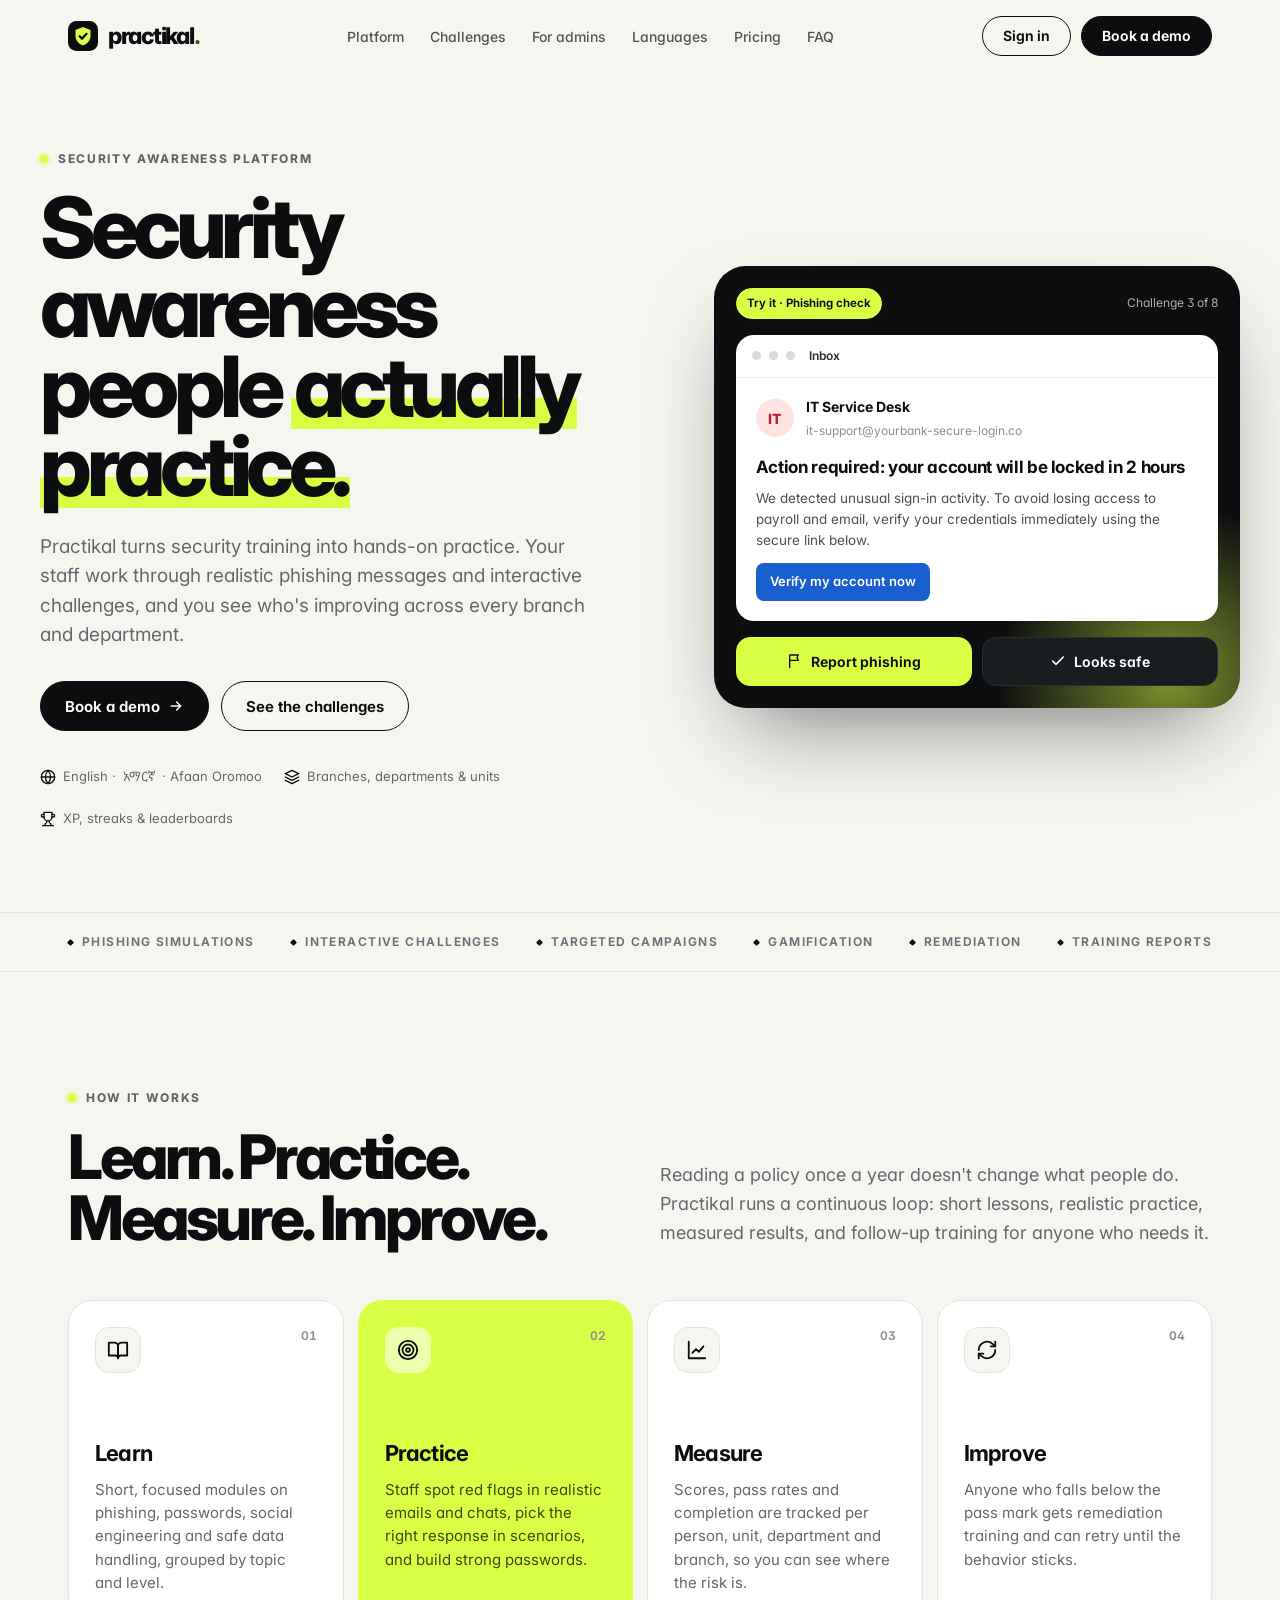
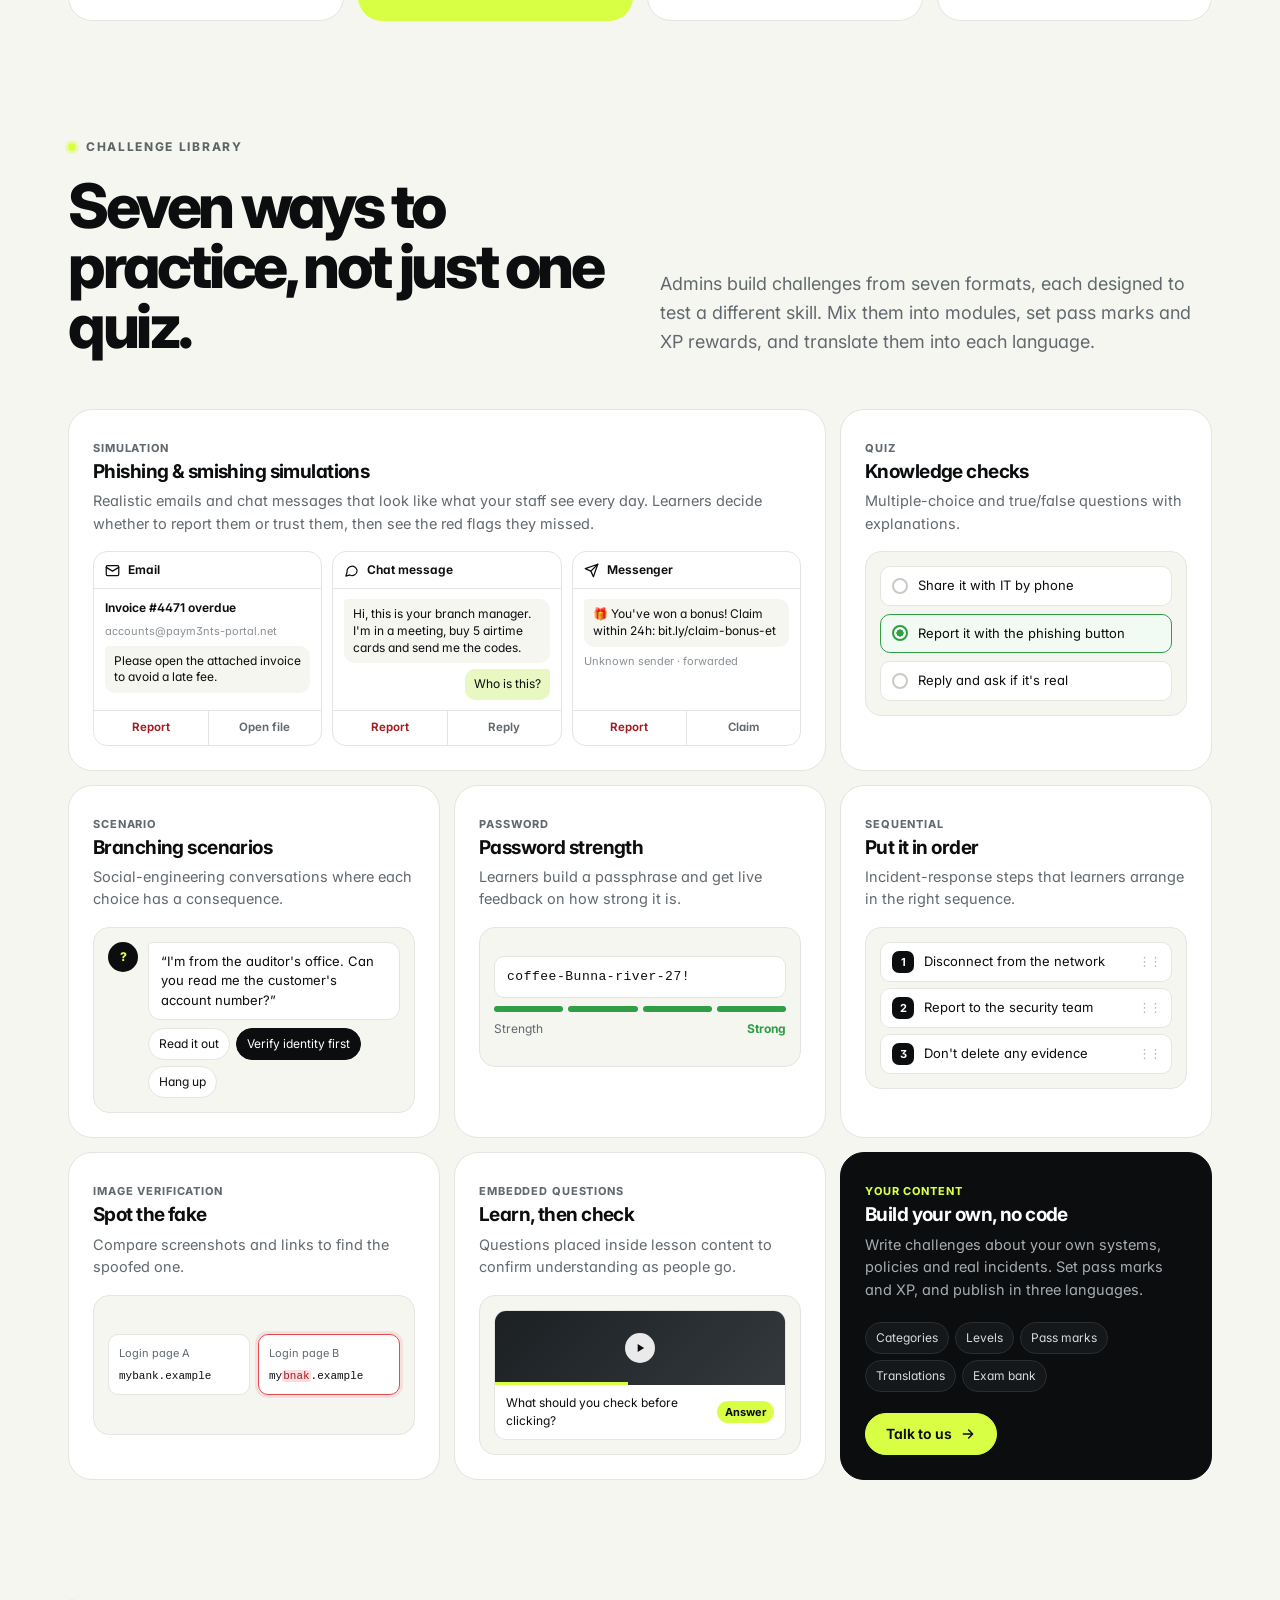
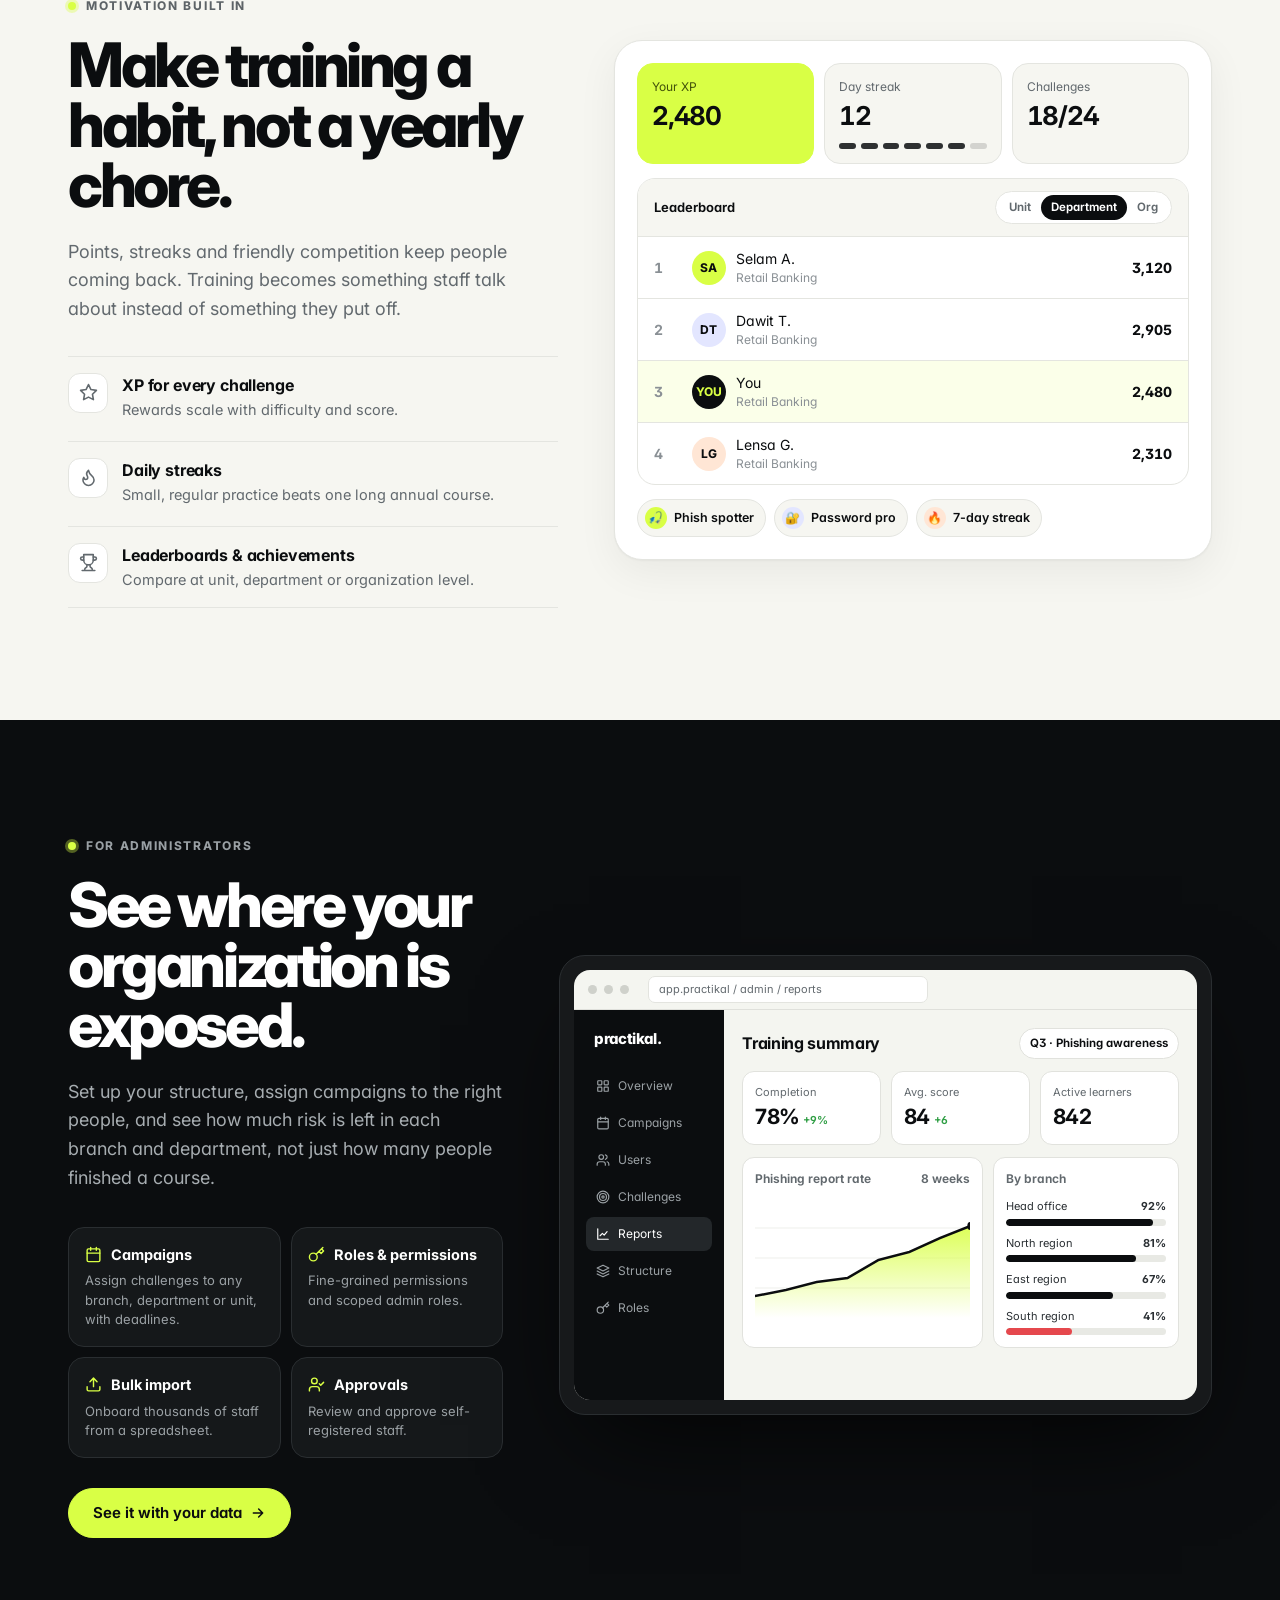
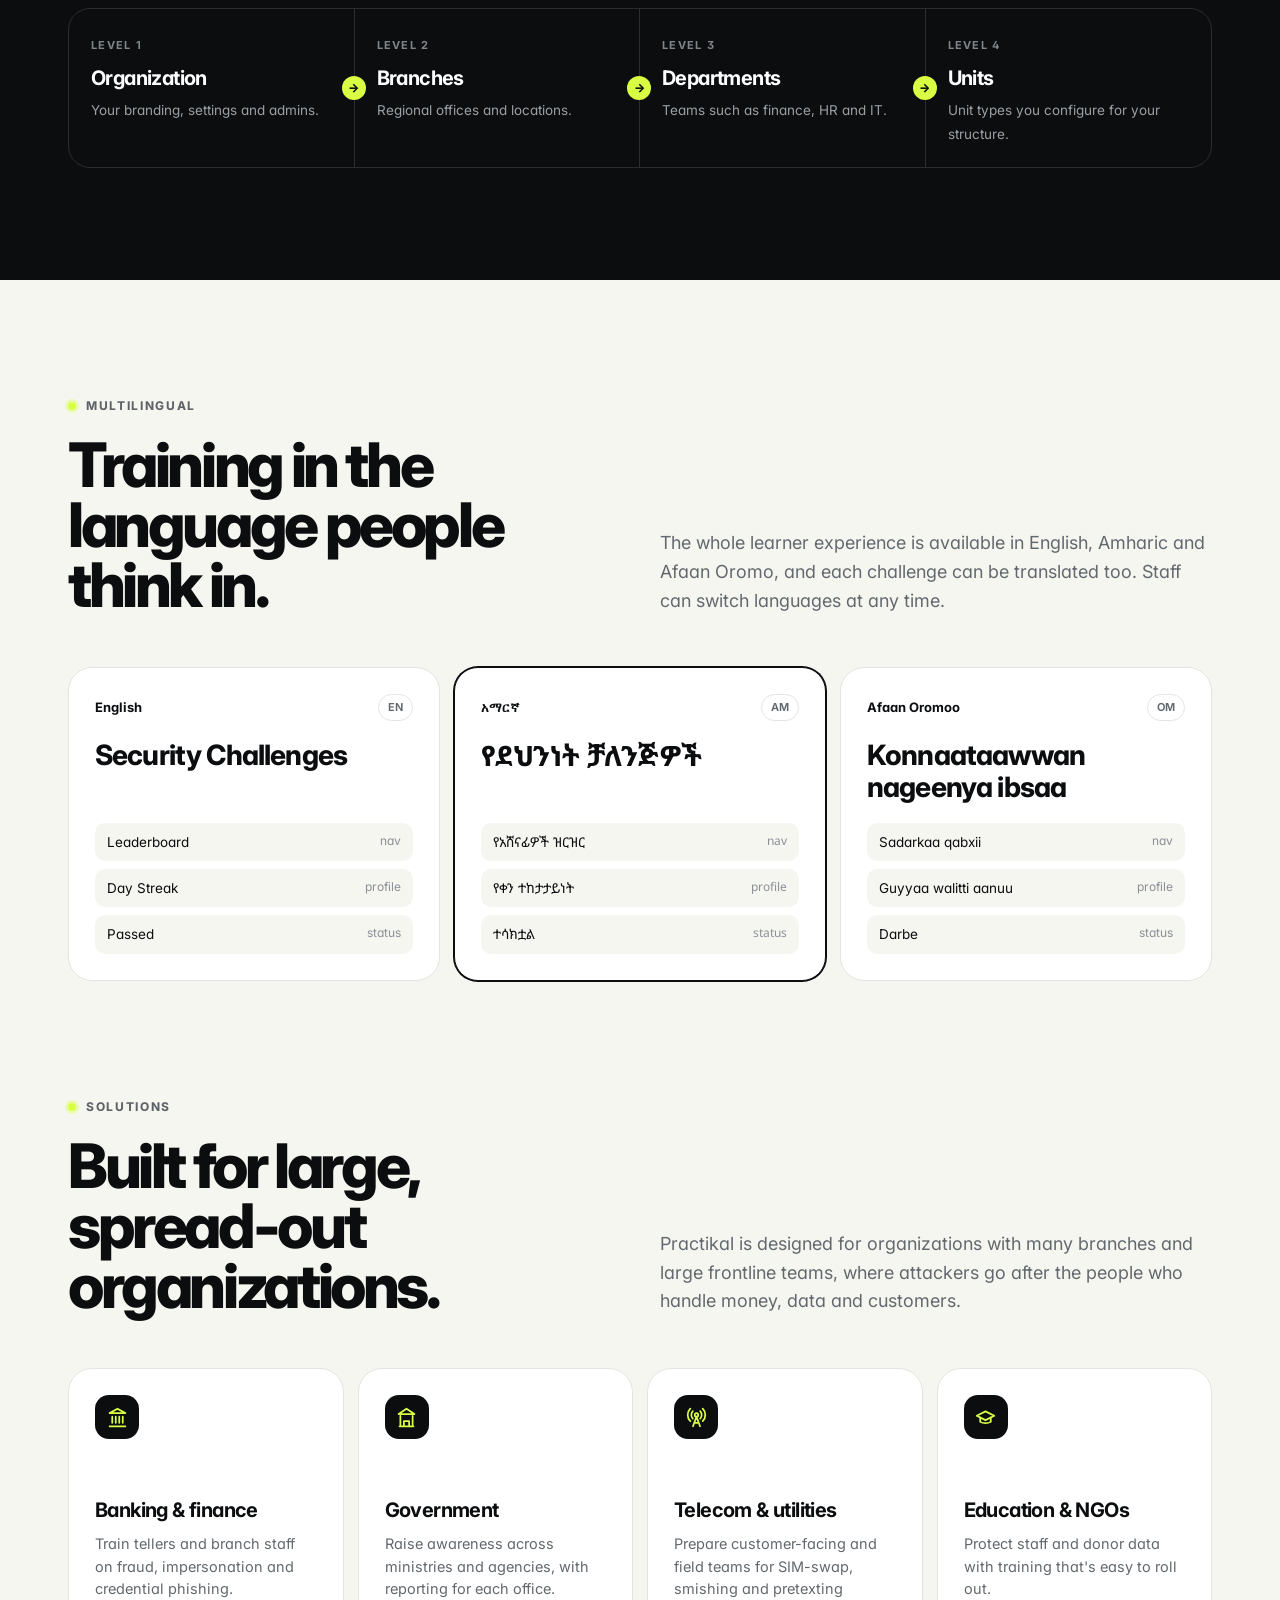
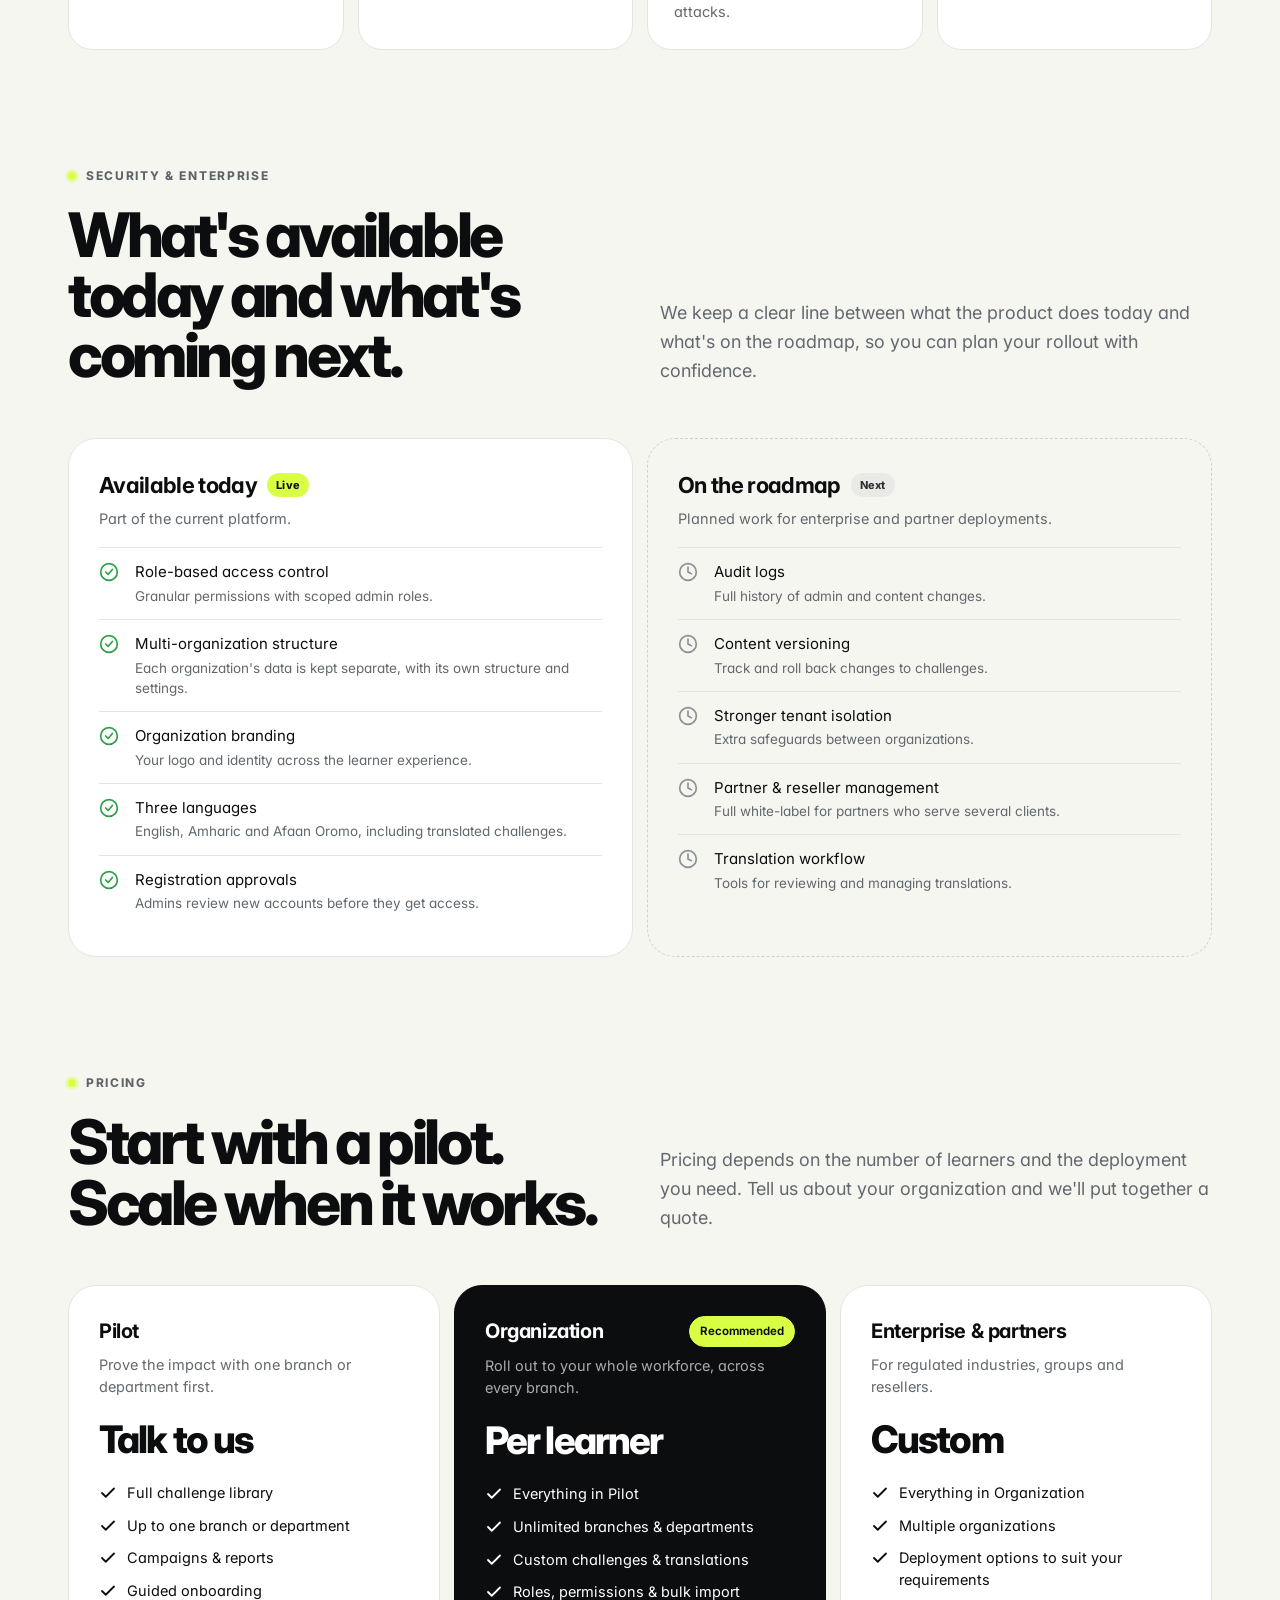
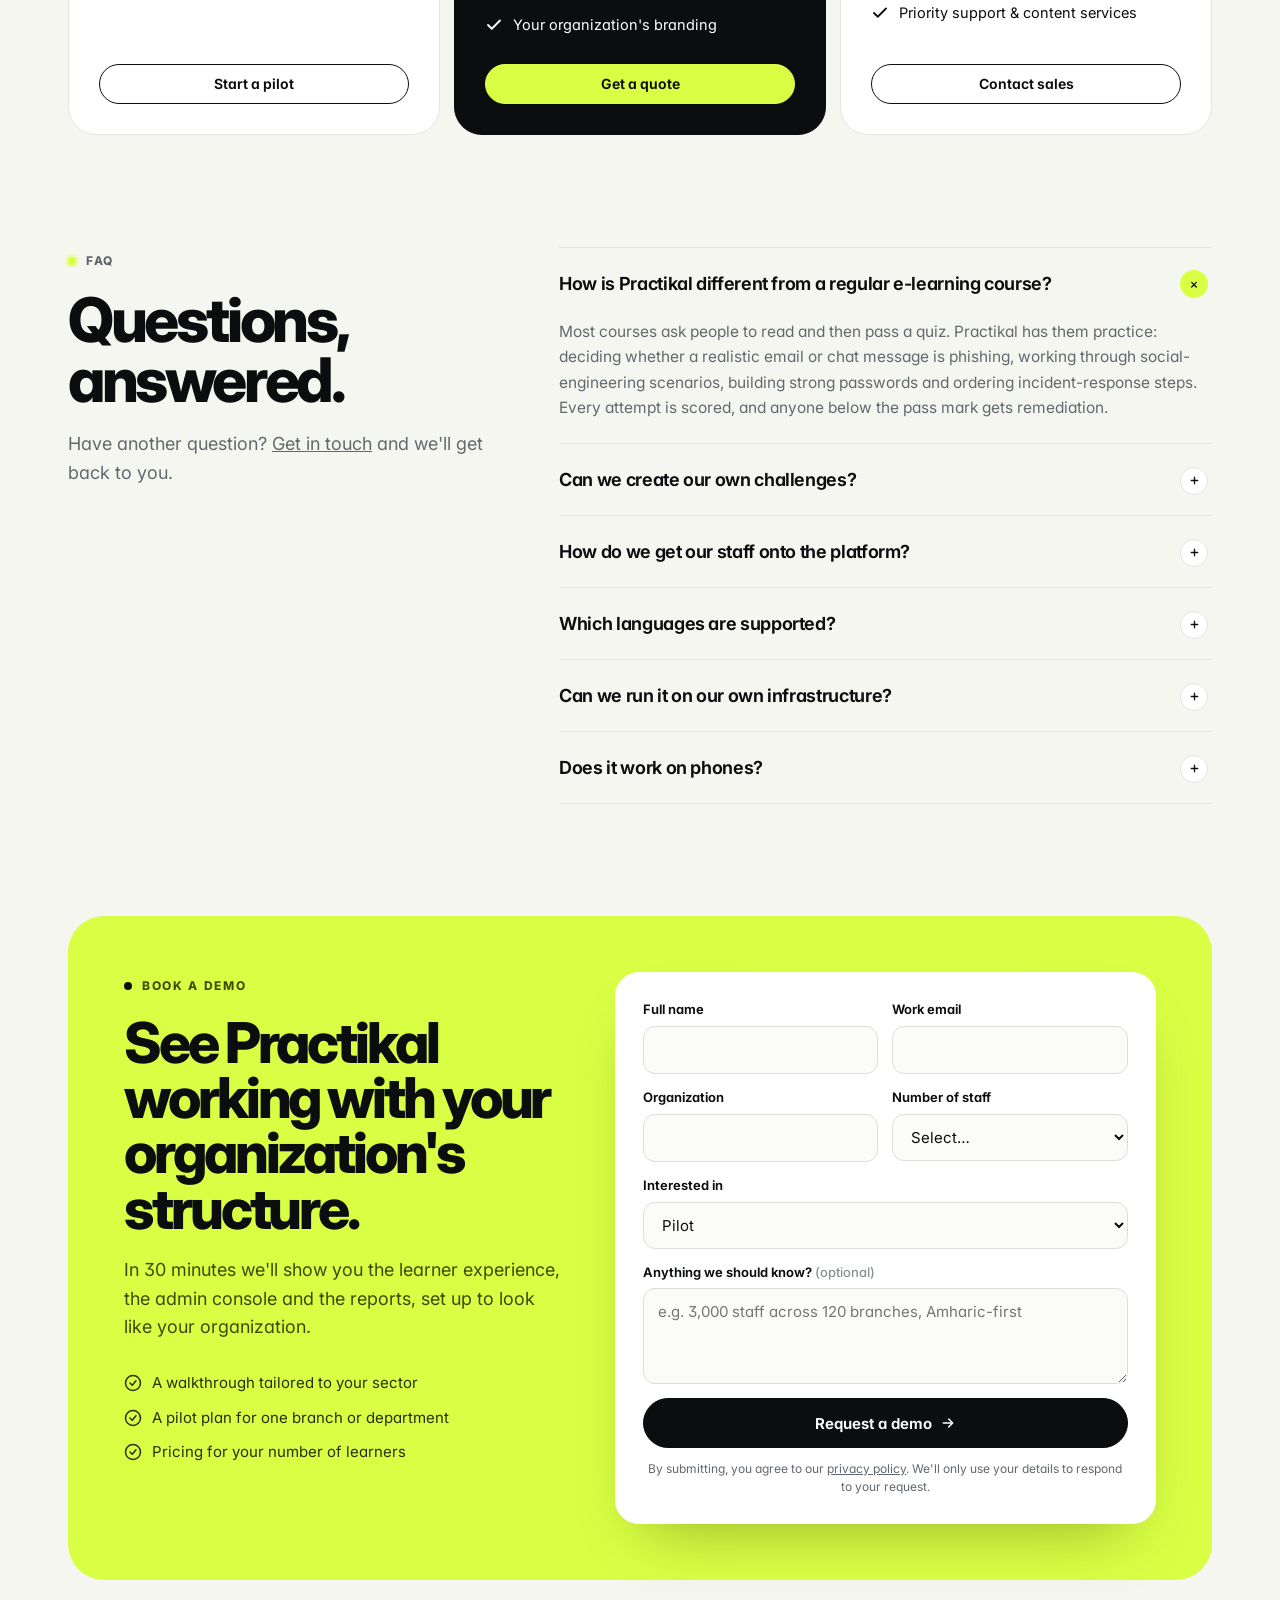
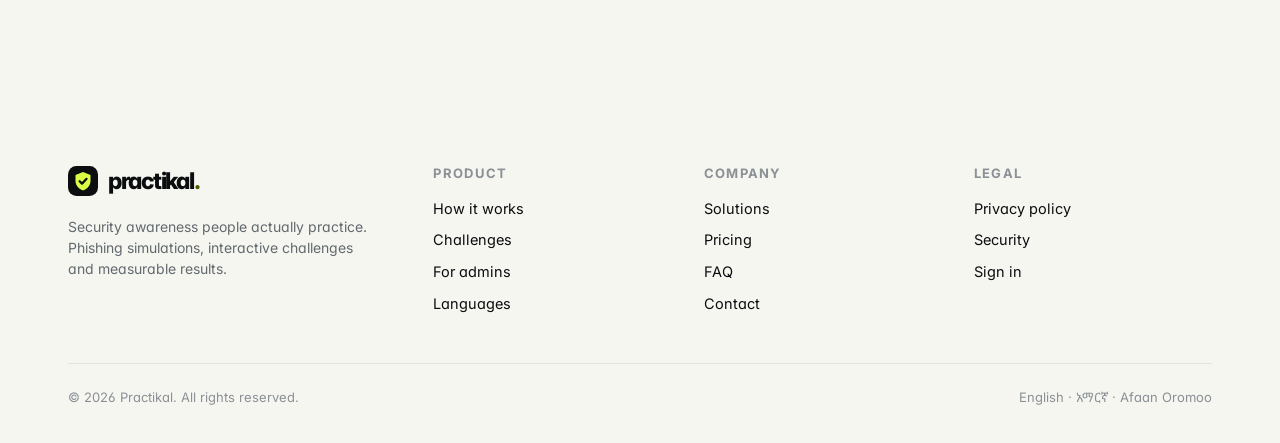
<file: index.html>
<!doctype html>
<html lang="en">
<head>
  <meta charset="UTF-8">
  <meta name="viewport" content="width=device-width, initial-scale=1">
  <title>Practikal — Security awareness people actually practice</title>
  <meta name="description" content="Practikal is a security awareness platform with hands-on phishing simulations, interactive challenges, campaigns and gamification — in English, Amharic and Afaan Oromo.">
  <meta name="theme-color" content="#0b0d0f">
  <link rel="icon" href="favicon.svg" type="image/svg+xml">
  <link rel="apple-touch-icon" href="apple-touch-icon.png">
  <meta property="og:type" content="website">
  <meta property="og:title" content="Practikal — Security awareness people actually practice">
  <meta property="og:description" content="Phishing simulations, interactive challenges, campaigns and gamification for your whole organization — in English, Amharic and Afaan Oromo.">
  <meta property="og:image" content="og-image.png">
  <meta name="twitter:card" content="summary_large_image">
  <link rel="preconnect" href="https://fonts.googleapis.com">
  <link rel="preconnect" href="https://fonts.gstatic.com" crossorigin>
  <link href="https://fonts.googleapis.com/css2?family=Inter:wght@400;500;600;700;800&family=Noto+Sans+Ethiopic:wght@500;700&display=swap" rel="stylesheet">
  <link rel="stylesheet" href="styles.css">
  <script type="application/ld+json">
  {"@context":"https://schema.org","@type":"SoftwareApplication","name":"Practikal","applicationCategory":"BusinessApplication","operatingSystem":"Web","description":"Security awareness platform with phishing simulations, interactive challenges, campaigns and gamification.","inLanguage":["en","am","om"]}
  </script>
</head>
<body>
<!-- Icon sprite -->
<svg width="0" height="0" style="position:absolute" aria-hidden="true">
  <defs>
    <symbol id="i-shield" viewBox="0 0 24 24" fill="none" stroke="currentColor" stroke-width="2" stroke-linecap="round" stroke-linejoin="round"><path d="M12 22s8-4 8-10V5l-8-3-8 3v7c0 6 8 10 8 10z"/><path d="m9 12 2 2 4-4"/></symbol>
    <symbol id="i-book" viewBox="0 0 24 24" fill="none" stroke="currentColor" stroke-width="2" stroke-linecap="round" stroke-linejoin="round"><path d="M2 4h6a4 4 0 0 1 4 4v13a3 3 0 0 0-3-3H2z"/><path d="M22 4h-6a4 4 0 0 0-4 4v13a3 3 0 0 1 3-3h7z"/></symbol>
    <symbol id="i-target" viewBox="0 0 24 24" fill="none" stroke="currentColor" stroke-width="2" stroke-linecap="round" stroke-linejoin="round"><circle cx="12" cy="12" r="10"/><circle cx="12" cy="12" r="6"/><circle cx="12" cy="12" r="2"/></symbol>
    <symbol id="i-chart" viewBox="0 0 24 24" fill="none" stroke="currentColor" stroke-width="2" stroke-linecap="round" stroke-linejoin="round"><path d="M3 3v18h18"/><path d="m7 15 4-4 3 3 5-6"/></symbol>
    <symbol id="i-refresh" viewBox="0 0 24 24" fill="none" stroke="currentColor" stroke-width="2" stroke-linecap="round" stroke-linejoin="round"><path d="M3 12a9 9 0 0 1 15-6.7L21 8"/><path d="M21 3v5h-5"/><path d="M21 12a9 9 0 0 1-15 6.7L3 16"/><path d="M8 16H3v5"/></symbol>
    <symbol id="i-check" viewBox="0 0 24 24" fill="none" stroke="currentColor" stroke-width="2.4" stroke-linecap="round" stroke-linejoin="round"><path d="M20 6 9 17l-5-5"/></symbol>
    <symbol id="i-check-c" viewBox="0 0 24 24" fill="none" stroke="currentColor" stroke-width="2" stroke-linecap="round" stroke-linejoin="round"><circle cx="12" cy="12" r="10"/><path d="m8 12 3 3 5-6"/></symbol>
    <symbol id="i-clock" viewBox="0 0 24 24" fill="none" stroke="currentColor" stroke-width="2" stroke-linecap="round" stroke-linejoin="round"><circle cx="12" cy="12" r="10"/><path d="M12 6v6l4 2"/></symbol>
    <symbol id="i-alert" viewBox="0 0 24 24" fill="none" stroke="currentColor" stroke-width="2" stroke-linecap="round" stroke-linejoin="round"><path d="M10.3 3.9 1.8 18a2 2 0 0 0 1.7 3h17a2 2 0 0 0 1.7-3L13.7 3.9a2 2 0 0 0-3.4 0z"/><path d="M12 9v4M12 17h.01"/></symbol>
    <symbol id="i-flag" viewBox="0 0 24 24" fill="none" stroke="currentColor" stroke-width="2" stroke-linecap="round" stroke-linejoin="round"><path d="M4 22V4a1 1 0 0 1 1-1h12l-2 4 2 4H5"/></symbol>
    <symbol id="i-mail" viewBox="0 0 24 24" fill="none" stroke="currentColor" stroke-width="2" stroke-linecap="round" stroke-linejoin="round"><rect x="2" y="4" width="20" height="16" rx="2"/><path d="m22 7-10 6L2 7"/></symbol>
    <symbol id="i-msg" viewBox="0 0 24 24" fill="none" stroke="currentColor" stroke-width="2" stroke-linecap="round" stroke-linejoin="round"><path d="M21 12a8 8 0 0 1-11.6 7.1L3 21l1.9-6.4A8 8 0 1 1 21 12z"/></symbol>
    <symbol id="i-send" viewBox="0 0 24 24" fill="none" stroke="currentColor" stroke-width="2" stroke-linecap="round" stroke-linejoin="round"><path d="m22 2-7 20-4-9-9-4z"/><path d="M22 2 11 13"/></symbol>
    <symbol id="i-users" viewBox="0 0 24 24" fill="none" stroke="currentColor" stroke-width="2" stroke-linecap="round" stroke-linejoin="round"><path d="M16 21v-2a4 4 0 0 0-4-4H6a4 4 0 0 0-4 4v2"/><circle cx="9" cy="7" r="4"/><path d="M22 21v-2a4 4 0 0 0-3-3.9M16 3.1a4 4 0 0 1 0 7.8"/></symbol>
    <symbol id="i-layers" viewBox="0 0 24 24" fill="none" stroke="currentColor" stroke-width="2" stroke-linecap="round" stroke-linejoin="round"><path d="m12 2 10 5-10 5L2 7z"/><path d="m2 17 10 5 10-5M2 12l10 5 10-5"/></symbol>
    <symbol id="i-key" viewBox="0 0 24 24" fill="none" stroke="currentColor" stroke-width="2" stroke-linecap="round" stroke-linejoin="round"><circle cx="7.5" cy="15.5" r="5.5"/><path d="m21 2-9.6 9.6M15.5 7.5l3 3L22 7l-3-3"/></symbol>
    <symbol id="i-upload" viewBox="0 0 24 24" fill="none" stroke="currentColor" stroke-width="2" stroke-linecap="round" stroke-linejoin="round"><path d="M21 15v4a2 2 0 0 1-2 2H5a2 2 0 0 1-2-2v-4"/><path d="m17 8-5-5-5 5M12 3v12"/></symbol>
    <symbol id="i-user-check" viewBox="0 0 24 24" fill="none" stroke="currentColor" stroke-width="2" stroke-linecap="round" stroke-linejoin="round"><path d="M16 21v-2a4 4 0 0 0-4-4H6a4 4 0 0 0-4 4v2"/><circle cx="9" cy="7" r="4"/><path d="m16 11 2 2 4-4"/></symbol>
    <symbol id="i-calendar" viewBox="0 0 24 24" fill="none" stroke="currentColor" stroke-width="2" stroke-linecap="round" stroke-linejoin="round"><rect x="3" y="4" width="18" height="18" rx="2"/><path d="M16 2v4M8 2v4M3 10h18"/></symbol>
    <symbol id="i-globe" viewBox="0 0 24 24" fill="none" stroke="currentColor" stroke-width="2" stroke-linecap="round" stroke-linejoin="round"><circle cx="12" cy="12" r="10"/><path d="M2 12h20M12 2a15 15 0 0 1 0 20M12 2a15 15 0 0 0 0 20"/></symbol>
    <symbol id="i-bank" viewBox="0 0 24 24" fill="none" stroke="currentColor" stroke-width="2" stroke-linecap="round" stroke-linejoin="round"><path d="M3 22h18M6 18v-7M10 18v-7M14 18v-7M18 18v-7M12 2l9 5H3z"/></symbol>
    <symbol id="i-landmark" viewBox="0 0 24 24" fill="none" stroke="currentColor" stroke-width="2" stroke-linecap="round" stroke-linejoin="round"><path d="M4 22h16M5 22V10M19 22V10M9 22v-6h6v6M12 2 3 8h18z"/></symbol>
    <symbol id="i-tower" viewBox="0 0 24 24" fill="none" stroke="currentColor" stroke-width="2" stroke-linecap="round" stroke-linejoin="round"><path d="M4.9 16.1a10 10 0 0 1 0-14.2M7.8 13.2a6 6 0 0 1 0-8.4M16.2 4.8a6 6 0 0 1 0 8.4M19.1 1.9a10 10 0 0 1 0 14.2"/><circle cx="12" cy="9" r="2"/><path d="m8 22 4-11 4 11M9.5 18h5"/></symbol>
    <symbol id="i-cap" viewBox="0 0 24 24" fill="none" stroke="currentColor" stroke-width="2" stroke-linecap="round" stroke-linejoin="round"><path d="M22 10 12 5 2 10l10 5 10-5z"/><path d="M6 12v5c3 2 9 2 12 0v-5"/></symbol>
    <symbol id="i-flame" viewBox="0 0 24 24" fill="none" stroke="currentColor" stroke-width="2" stroke-linecap="round" stroke-linejoin="round"><path d="M8.5 14.5A2.5 2.5 0 0 0 11 12c0-1.4-.5-2-1-3-1.1-2.1-.2-4 2-6 .5 2.5 2 4.9 4 6.5 2 1.6 3 3.5 3 5.5a7 7 0 1 1-14 0c0-1.2.4-2.3 1-3.2.5 1.6 1.4 2.7 2.5 2.7z"/></symbol>
    <symbol id="i-trophy" viewBox="0 0 24 24" fill="none" stroke="currentColor" stroke-width="2" stroke-linecap="round" stroke-linejoin="round"><path d="M6 9H4a2 2 0 0 1 0-4h2M18 9h2a2 2 0 0 0 0-4h-2M4 22h16M10 14.7V17c0 .6-.5 1-1 1.2-1.2.5-2 2-2 3.8M14 14.7V17c0 .6.5 1 1 1.2 1.2.5 2 2 2 3.8"/><path d="M18 2H6v7a6 6 0 0 0 12 0z"/></symbol>
    <symbol id="i-star" viewBox="0 0 24 24" fill="none" stroke="currentColor" stroke-width="2" stroke-linecap="round" stroke-linejoin="round"><path d="m12 2 3.1 6.3 6.9 1-5 4.9 1.2 6.8L12 17.8 5.8 21l1.2-6.8-5-4.9 6.9-1z"/></symbol>
    <symbol id="i-lock" viewBox="0 0 24 24" fill="none" stroke="currentColor" stroke-width="2" stroke-linecap="round" stroke-linejoin="round"><rect x="3" y="11" width="18" height="11" rx="2"/><path d="M7 11V7a5 5 0 0 1 10 0v4"/></symbol>
    <symbol id="i-palette" viewBox="0 0 24 24" fill="none" stroke="currentColor" stroke-width="2" stroke-linecap="round" stroke-linejoin="round"><circle cx="13.5" cy="6.5" r="1"/><circle cx="17.5" cy="10.5" r="1"/><circle cx="8.5" cy="7.5" r="1"/><circle cx="6.5" cy="12.5" r="1"/><path d="M12 2a10 10 0 0 0 0 20c1 0 1.5-.8 1.5-1.7 0-.4-.2-.8-.4-1.1-.3-.3-.4-.7-.4-1.1 0-.9.8-1.7 1.7-1.7h2A5.6 5.6 0 0 0 22 11c0-5-4.5-9-10-9z"/></symbol>
    <symbol id="i-grid" viewBox="0 0 24 24" fill="none" stroke="currentColor" stroke-width="2" stroke-linecap="round" stroke-linejoin="round"><rect x="3" y="3" width="7" height="7" rx="1"/><rect x="14" y="3" width="7" height="7" rx="1"/><rect x="3" y="14" width="7" height="7" rx="1"/><rect x="14" y="14" width="7" height="7" rx="1"/></symbol>
    <symbol id="i-play" viewBox="0 0 24 24" fill="currentColor"><path d="M8 5v14l11-7z"/></symbol>
    <symbol id="i-arrow" viewBox="0 0 24 24" fill="none" stroke="currentColor" stroke-width="2.2" stroke-linecap="round" stroke-linejoin="round"><path d="M5 12h14M13 6l6 6-6 6"/></symbol>
    <symbol id="logo" viewBox="0 0 32 32"><rect width="32" height="32" rx="9" fill="#0b0d0f"/><path d="M16 6.5 24 9.5v6.2c0 5-3.4 8.6-8 10.3-4.6-1.7-8-5.3-8-10.3V9.5z" fill="#d9ff45"/><path d="m12.4 16.2 2.6 2.6 4.8-5.1" fill="none" stroke="#0b0d0f" stroke-width="2.4" stroke-linecap="round" stroke-linejoin="round"/></symbol>
  </defs>
</svg>

<a class="sr" href="#main">Skip to content</a>

<header class="site-header" id="top">
  <div class="wrap nav">
    <a class="brand" href="#top" aria-label="Practikal home"><svg class="brand-mark"><use href="#logo"/></svg><span class="word">practikal<span class="dot">.</span></span></a>
    <nav class="links" aria-label="Primary">
      <a href="#platform">Platform</a>
      <a href="#challenges">Challenges</a>
      <a href="#organizations">For admins</a>
      <a href="#languages">Languages</a>
      <a href="#pricing">Pricing</a>
      <a href="#faq">FAQ</a>
    </nav>
    <div class="actions">
      <a class="btn" href="#" data-app-link>Sign in</a>
      <a class="btn dark keep" href="#contact">Book a demo</a>
      <button class="menu-btn" type="button" aria-label="Open menu" aria-expanded="false" aria-controls="mobile-menu"><span></span></button>
    </div>
  </div>
  <nav class="mobile-menu" id="mobile-menu" aria-label="Mobile">
    <a href="#platform">Platform</a>
    <a href="#challenges">Challenges</a>
    <a href="#organizations">For admins</a>
    <a href="#languages">Languages</a>
    <a href="#pricing">Pricing</a>
    <a href="#faq">FAQ</a>
    <a class="btn" href="#" data-app-link>Sign in</a>
    <a class="btn dark" href="#contact">Book a demo</a>
  </nav>
</header>

<main id="main">
  <!-- HERO -->
  <section class="hero wrap">
    <div>
      <div class="eyebrow">Security awareness platform</div>
      <h1>Security awareness people <em>actually practice.</em></h1>
      <p class="sub">Practikal turns security training into hands-on practice. Your staff work through realistic phishing messages and interactive challenges, and you see who's improving across every branch and department.</p>
      <div class="heroBtns">
        <a class="btn dark lg" href="#contact">Book a demo <svg class="arr" width="16" height="16"><use href="#i-arrow"/></svg></a>
        <a class="btn lg" href="#challenges">See the challenges</a>
      </div>
      <div class="hero-meta">
        <span><svg><use href="#i-globe"/></svg>English · <span class="am">አማርኛ</span> · Afaan Oromoo</span>
        <span><svg><use href="#i-layers"/></svg>Branches, departments &amp; units</span>
        <span><svg><use href="#i-trophy"/></svg>XP, streaks &amp; leaderboards</span>
      </div>
    </div>

    <div class="demo" id="demo" aria-label="Try a sample phishing challenge">
      <div class="demo-top">
        <span class="chip lime">Try it · Phishing check</span>
        <span>Challenge 3 of 8</span>
      </div>
      <div class="mail">
        <div class="mail-bar"><i></i><i></i><i></i><b>Inbox</b></div>
        <div class="mail-body">
          <div class="mail-from">
            <div class="avatar">IT</div>
            <div>
              <strong>IT Service Desk</strong>
              <small>it-support@<span class="hl">yourbank-secure-login.co</span></small>
            </div>
          </div>
          <h4>Action required: your account will be locked in 2 hours</h4>
          <p>We detected unusual sign-in activity. To avoid losing access to payroll and email, verify your credentials <span class="hl">immediately</span> using the secure link below.</p>
          <span class="fake-link"><span class="hl">Verify my account now</span></span>
        </div>
      </div>
      <div class="verdict" role="group" aria-label="Your verdict">
        <button type="button" class="report" data-verdict="phish"><svg width="16" height="16"><use href="#i-flag"/></svg>Report phishing</button>
        <button type="button" data-verdict="safe"><svg width="16" height="16"><use href="#i-check"/></svg>Looks safe</button>
      </div>
      <div class="feedback" id="feedback" aria-live="polite"></div>
      <div class="xp-pop" id="xp-pop">+50 XP</div>
    </div>
  </section>

  <div class="strip">
    <div class="wrap row">
      <span>Phishing simulations</span>
      <span>Interactive challenges</span>
      <span>Targeted campaigns</span>
      <span>Gamification</span>
      <span>Remediation</span>
      <span>Training reports</span>
    </div>
  </div>

  <!-- HOW IT WORKS -->
  <section class="section wrap" id="platform">
    <div class="section-head">
      <div>
        <div class="eyebrow">How it works</div>
        <h2>Learn. Practice. Measure. Improve.</h2>
      </div>
      <p class="lead">Reading a policy once a year doesn't change what people do. Practikal runs a continuous loop: short lessons, realistic practice, measured results, and follow-up training for anyone who needs it.</p>
    </div>
    <div class="steps">
      <article class="step reveal">
        <div class="ico"><svg><use href="#i-book"/></svg></div><span class="n">01</span>
        <h3>Learn</h3>
        <p>Short, focused modules on phishing, passwords, social engineering and safe data handling, grouped by topic and level.</p>
      </article>
      <article class="step hl reveal">
        <div class="ico"><svg><use href="#i-target"/></svg></div><span class="n">02</span>
        <h3>Practice</h3>
        <p>Staff spot red flags in realistic emails and chats, pick the right response in scenarios, and build strong passwords.</p>
      </article>
      <article class="step reveal">
        <div class="ico"><svg><use href="#i-chart"/></svg></div><span class="n">03</span>
        <h3>Measure</h3>
        <p>Scores, pass rates and completion are tracked per person, unit, department and branch, so you can see where the risk is.</p>
      </article>
      <article class="step reveal">
        <div class="ico"><svg><use href="#i-refresh"/></svg></div><span class="n">04</span>
        <h3>Improve</h3>
        <p>Anyone who falls below the pass mark gets remediation training and can retry until the behavior sticks.</p>
      </article>
    </div>
  </section>

  <!-- CHALLENGE TYPES -->
  <section class="section wrap" id="challenges" style="padding-top:0">
    <div class="section-head">
      <div>
        <div class="eyebrow">Challenge library</div>
        <h2>Seven ways to practice, not just one quiz.</h2>
      </div>
      <p class="lead">Admins build challenges from seven formats, each designed to test a different skill. Mix them into modules, set pass marks and XP rewards, and translate them into each language.</p>
    </div>

    <div class="types">
      <article class="type wide reveal">
        <div>
          <span class="tag">Simulation</span>
          <h3>Phishing &amp; smishing simulations</h3>
          <p>Realistic emails and chat messages that look like what your staff see every day. Learners decide whether to report them or trust them, then see the red flags they missed.</p>
        </div>
        <div class="channels">
          <div class="ch">
            <div class="ch-h"><svg><use href="#i-mail"/></svg>Email</div>
            <div class="ch-b">
              <span class="sub">Invoice #4471 overdue</span>
              <span class="meta">accounts@paym3nts-portal.net</span>
              <div class="msg">Please open the attached invoice to avoid a late fee.</div>
            </div>
            <div class="ch-f"><span class="r">Report</span><span class="s">Open file</span></div>
          </div>
          <div class="ch">
            <div class="ch-h"><svg><use href="#i-msg"/></svg>Chat message</div>
            <div class="ch-b">
              <div class="msg">Hi, this is your branch manager. I'm in a meeting, buy 5 airtime cards and send me the codes.</div>
              <div class="msg me">Who is this?</div>
            </div>
            <div class="ch-f"><span class="r">Report</span><span class="s">Reply</span></div>
          </div>
          <div class="ch">
            <div class="ch-h"><svg><use href="#i-send"/></svg>Messenger</div>
            <div class="ch-b">
              <div class="msg">🎁 You've won a bonus! Claim within 24h: bit.ly/claim-bonus-et</div>
              <span class="meta">Unknown sender · forwarded</span>
            </div>
            <div class="ch-f"><span class="r">Report</span><span class="s">Claim</span></div>
          </div>
        </div>
      </article>

      <article class="type reveal">
        <div>
          <span class="tag">Quiz</span>
          <h3>Knowledge checks</h3>
          <p>Multiple-choice and true/false questions with explanations.</p>
        </div>
        <div class="vis">
          <div class="opt"><i></i>Share it with IT by phone</div>
          <div class="opt ok"><i></i>Report it with the phishing button</div>
          <div class="opt"><i></i>Reply and ask if it's real</div>
        </div>
      </article>

      <article class="type reveal">
        <div>
          <span class="tag">Scenario</span>
          <h3>Branching scenarios</h3>
          <p>Social-engineering conversations where each choice has a consequence.</p>
        </div>
        <div class="vis">
          <div class="scen"><span class="who">?</span><div class="bubble">“I'm from the auditor's office. Can you read me the customer's account number?”</div></div>
          <div class="scen-opts"><span>Read it out</span><span class="pick">Verify identity first</span><span>Hang up</span></div>
        </div>
      </article>

      <article class="type reveal">
        <div>
          <span class="tag">Password</span>
          <h3>Password strength</h3>
          <p>Learners build a passphrase and get live feedback on how strong it is.</p>
        </div>
        <div class="vis">
          <div class="pw">coffee-Bunna-river-27!</div>
          <div class="meter"><b class="on"></b><b class="on"></b><b class="on"></b><b class="on"></b></div>
          <div class="meter-l"><span>Strength</span><b style="color:var(--ok)">Strong</b></div>
        </div>
      </article>

      <article class="type reveal">
        <div>
          <span class="tag">Sequential</span>
          <h3>Put it in order</h3>
          <p>Incident-response steps that learners arrange in the right sequence.</p>
        </div>
        <div class="vis">
          <div class="seq">
            <div><em>1</em>Disconnect from the network<span class="grip">⋮⋮</span></div>
            <div><em>2</em>Report to the security team<span class="grip">⋮⋮</span></div>
            <div><em>3</em>Don't delete any evidence<span class="grip">⋮⋮</span></div>
          </div>
        </div>
      </article>

      <article class="type reveal">
        <div>
          <span class="tag">Image verification</span>
          <h3>Spot the fake</h3>
          <p>Compare screenshots and links to find the spoofed one.</p>
        </div>
        <div class="vis">
          <div class="imgv">
            <div>Login page A<span class="url">mybank.example</span></div>
            <div class="bad">Login page B<span class="url">my<mark>bnak</mark>.example</span></div>
          </div>
        </div>
      </article>

      <article class="type reveal">
        <div>
          <span class="tag">Embedded questions</span>
          <h3>Learn, then check</h3>
          <p>Questions placed inside lesson content to confirm understanding as people go.</p>
        </div>
        <div class="vis">
          <div class="embed">
            <div class="video"><span class="play"><svg width="14" height="14"><use href="#i-play"/></svg></span></div>
            <div class="q">What should you check before clicking? <b>Answer</b></div>
          </div>
        </div>
      </article>
      <article class="type cta reveal">
        <div>
          <span class="tag">Your content</span>
          <h3>Build your own, no code</h3>
          <p>Write challenges about your own systems, policies and real incidents. Set pass marks and XP, and publish in three languages.</p>
        </div>
        <div class="mini"><span>Categories</span><span>Levels</span><span>Pass marks</span><span>Translations</span><span>Exam bank</span></div>
        <a class="btn lime" href="#contact">Talk to us <svg class="arr" width="16" height="16"><use href="#i-arrow"/></svg></a>
      </article>
    </div>
  </section>

  <!-- GAMIFICATION -->
  <section class="section" style="padding-top:0">
    <div class="wrap gami">
      <div>
        <div class="eyebrow">Motivation built in</div>
        <h2>Make training a habit, not a yearly chore.</h2>
        <p class="lead" style="margin-top:22px">Points, streaks and friendly competition keep people coming back. Training becomes something staff talk about instead of something they put off.</p>
        <ul class="feat-list">
          <li><span class="fi"><svg><use href="#i-star"/></svg></span><div><strong>XP for every challenge</strong><span>Rewards scale with difficulty and score.</span></div></li>
          <li><span class="fi"><svg><use href="#i-flame"/></svg></span><div><strong>Daily streaks</strong><span>Small, regular practice beats one long annual course.</span></div></li>
          <li><span class="fi"><svg><use href="#i-trophy"/></svg></span><div><strong>Leaderboards &amp; achievements</strong><span>Compare at unit, department or organization level.</span></div></li>
        </ul>
      </div>
      <div class="board reveal" aria-hidden="true">
        <div class="board-top">
          <div class="kpi lime"><small>Your XP</small><strong>2,480</strong></div>
          <div class="kpi"><small>Day streak</small><strong>12</strong><div class="streak"><b></b><b></b><b></b><b></b><b></b><b></b><b class="off"></b></div></div>
          <div class="kpi"><small>Challenges</small><strong>18/24</strong></div>
        </div>
        <div class="lb">
          <div class="lb-h">Leaderboard <span class="seg"><span>Unit</span><span class="on">Department</span><span>Org</span></span></div>
          <div class="lb-row"><span class="rk">1</span><span class="av" style="background:#d9ff45">SA</span><div>Selam A.<small>Retail Banking</small></div><span class="pts">3,120</span></div>
          <div class="lb-row"><span class="rk">2</span><span class="av" style="background:#e3e6ff">DT</span><div>Dawit T.<small>Retail Banking</small></div><span class="pts">2,905</span></div>
          <div class="lb-row me"><span class="rk">3</span><span class="av" style="background:#0b0d0f;color:#d9ff45">YOU</span><div>You<small>Retail Banking</small></div><span class="pts">2,480</span></div>
          <div class="lb-row"><span class="rk">4</span><span class="av" style="background:#ffe6d5">LG</span><div>Lensa G.<small>Retail Banking</small></div><span class="pts">2,310</span></div>
        </div>
        <div class="badges">
          <span class="badge"><i style="background:#d9ff45">🎣</i>Phish spotter</span>
          <span class="badge"><i style="background:#e3e6ff">🔐</i>Password pro</span>
          <span class="badge"><i style="background:#ffe6d5">🔥</i>7-day streak</span>
        </div>
      </div>
    </div>
  </section>

  <!-- ADMIN -->
  <section class="section darkSec" id="organizations">
    <div class="wrap">
      <div class="admin-grid">
        <div>
          <div class="eyebrow">For administrators</div>
          <h2>See where your organization is exposed.</h2>
          <p class="lead" style="margin-top:22px">Set up your structure, assign campaigns to the right people, and see how much risk is left in each branch and department, not just how many people finished a course.</p>
          <div class="cap-list">
            <div class="cap"><strong><svg><use href="#i-calendar"/></svg>Campaigns</strong><span>Assign challenges to any branch, department or unit, with deadlines.</span></div>
            <div class="cap"><strong><svg><use href="#i-key"/></svg>Roles &amp; permissions</strong><span>Fine-grained permissions and scoped admin roles.</span></div>
            <div class="cap"><strong><svg><use href="#i-upload"/></svg>Bulk import</strong><span>Onboard thousands of staff from a spreadsheet.</span></div>
            <div class="cap"><strong><svg><use href="#i-user-check"/></svg>Approvals</strong><span>Review and approve self-registered staff.</span></div>
          </div>
          <div style="margin-top:30px"><a class="btn lime lg" href="#contact">See it with your data <svg class="arr" width="16" height="16"><use href="#i-arrow"/></svg></a></div>
        </div>

        <div class="console reveal" aria-hidden="true">
          <div class="win">
            <div class="win-top"><i></i><i></i><i></i><span class="url">app.practikal / admin / reports</span></div>
            <div class="dash">
              <aside class="dash-side">
                <div class="lg">practikal.</div>
                <span><svg><use href="#i-grid"/></svg>Overview</span>
                <span><svg><use href="#i-calendar"/></svg>Campaigns</span>
                <span><svg><use href="#i-users"/></svg>Users</span>
                <span><svg><use href="#i-target"/></svg>Challenges</span>
                <span class="on"><svg><use href="#i-chart"/></svg>Reports</span>
                <span><svg><use href="#i-layers"/></svg>Structure</span>
                <span><svg><use href="#i-key"/></svg>Roles</span>
              </aside>
              <div class="dash-main">
                <div class="dash-h"><h4>Training summary</h4><span class="chip">Q3 · Phishing awareness</span></div>
                <div class="stats">
                  <div><small>Completion</small><strong>78%</strong><em>+9%</em></div>
                  <div><small>Avg. score</small><strong>84</strong><em>+6</em></div>
                  <div><small>Active learners</small><strong>842</strong></div>
                </div>
                <div class="panels">
                  <div class="panel">
                    <h5>Phishing report rate <span>8 weeks</span></h5>
                    <svg class="chart" viewBox="0 0 300 120" preserveAspectRatio="none">
                      <defs><linearGradient id="g1" x1="0" y1="0" x2="0" y2="1"><stop offset="0" stop-color="#d9ff45" stop-opacity=".9"/><stop offset="1" stop-color="#d9ff45" stop-opacity="0"/></linearGradient></defs>
                      <g stroke="#ecede8" stroke-width="1"><line x1="0" y1="30" x2="300" y2="30"/><line x1="0" y1="60" x2="300" y2="60"/><line x1="0" y1="90" x2="300" y2="90"/></g>
                      <path d="M0 98 L43 92 L86 84 L129 80 L172 62 L215 54 L258 40 L300 28 L300 120 L0 120Z" fill="url(#g1)"/>
                      <path d="M0 98 L43 92 L86 84 L129 80 L172 62 L215 54 L258 40 L300 28" fill="none" stroke="#0b0d0f" stroke-width="2.5" stroke-linejoin="round"/>
                      <circle cx="300" cy="28" r="4" fill="#0b0d0f"/>
                    </svg>
                  </div>
                  <div class="panel">
                    <h5>By branch</h5>
                    <div class="bars">
                      <div><span>Head office<b>92%</b></span><i><b style="width:92%"></b></i></div>
                      <div><span>North region<b>81%</b></span><i><b style="width:81%"></b></i></div>
                      <div><span>East region<b>67%</b></span><i><b style="width:67%"></b></i></div>
                      <div><span>South region<b>41%</b></span><i><b class="lo" style="width:41%"></b></i></div>
                    </div>
                  </div>
                </div>
              </div>
            </div>
          </div>
        </div>
      </div>

      <div class="hier reveal">
        <div><small>Level 1</small><strong>Organization</strong><span>Your branding, settings and admins.</span></div>
        <div><small>Level 2</small><strong>Branches</strong><span>Regional offices and locations.</span></div>
        <div><small>Level 3</small><strong>Departments</strong><span>Teams such as finance, HR and IT.</span></div>
        <div><small>Level 4</small><strong>Units</strong><span>Unit types you configure for your structure.</span></div>
      </div>
    </div>
  </section>

  <!-- LANGUAGES -->
  <section class="section wrap" id="languages">
    <div class="section-head">
      <div>
        <div class="eyebrow">Multilingual</div>
        <h2>Training in the language people think in.</h2>
      </div>
      <p class="lead">The whole learner experience is available in English, Amharic and Afaan Oromo, and each challenge can be translated too. Staff can switch languages at any time.</p>
    </div>
    <div class="lang-grid">
      <article class="lang-card reveal">
        <header><b>English</b><span>EN</span></header>
        <div class="big">Security Challenges</div>
        <div class="lang-rows">
          <div>Leaderboard<small>nav</small></div>
          <div>Day Streak<small>profile</small></div>
          <div>Passed<small>status</small></div>
        </div>
      </article>
      <article class="lang-card on reveal">
        <header><b>አማርኛ</b><span>AM</span></header>
        <div class="big am">የደህንነት ቻለንጅዎች</div>
        <div class="lang-rows am">
          <div>የአሸናፊዎች ዝርዝር<small>nav</small></div>
          <div>የቀን ተከታታይነት<small>profile</small></div>
          <div>ተሳክቷል<small>status</small></div>
        </div>
      </article>
      <article class="lang-card reveal">
        <header><b>Afaan Oromoo</b><span>OM</span></header>
        <div class="big">Konnaataawwan nageenya ibsaa</div>
        <div class="lang-rows">
          <div>Sadarkaa qabxii<small>nav</small></div>
          <div>Guyyaa walitti aanuu<small>profile</small></div>
          <div>Darbe<small>status</small></div>
        </div>
      </article>
    </div>
  </section>

  <!-- SECTORS -->
  <section class="section wrap" id="solutions" style="padding-top:0">
    <div class="section-head">
      <div>
        <div class="eyebrow">Solutions</div>
        <h2>Built for large, spread-out organizations.</h2>
      </div>
      <p class="lead">Practikal is designed for organizations with many branches and large frontline teams, where attackers go after the people who handle money, data and customers.</p>
    </div>
    <div class="sectors">
      <article class="sector reveal"><div class="ico"><svg><use href="#i-bank"/></svg></div><h3>Banking &amp; finance</h3><p>Train tellers and branch staff on fraud, impersonation and credential phishing.</p></article>
      <article class="sector reveal"><div class="ico"><svg><use href="#i-landmark"/></svg></div><h3>Government</h3><p>Raise awareness across ministries and agencies, with reporting for each office.</p></article>
      <article class="sector reveal"><div class="ico"><svg><use href="#i-tower"/></svg></div><h3>Telecom &amp; utilities</h3><p>Prepare customer-facing and field teams for SIM-swap, smishing and pretexting attacks.</p></article>
      <article class="sector reveal"><div class="ico"><svg><use href="#i-cap"/></svg></div><h3>Education &amp; NGOs</h3><p>Protect staff and donor data with training that's easy to roll out.</p></article>
    </div>
  </section>

  <!-- SECURITY & ROADMAP -->
  <section class="section wrap" id="security" style="padding-top:0">
    <div class="section-head">
      <div>
        <div class="eyebrow">Security &amp; enterprise</div>
        <h2>What's available today and what's coming next.</h2>
      </div>
      <p class="lead">We keep a clear line between what the product does today and what's on the roadmap, so you can plan your rollout with confidence.</p>
    </div>
    <div class="trust">
      <div class="trust-col reveal">
        <h3>Available today <span class="pill now">Live</span></h3>
        <p>Part of the current platform.</p>
        <ul class="checks">
          <li><svg style="color:var(--ok)"><use href="#i-check-c"/></svg><div>Role-based access control<small>Granular permissions with scoped admin roles.</small></div></li>
          <li><svg style="color:var(--ok)"><use href="#i-check-c"/></svg><div>Multi-organization structure<small>Each organization's data is kept separate, with its own structure and settings.</small></div></li>
          <li><svg style="color:var(--ok)"><use href="#i-check-c"/></svg><div>Organization branding<small>Your logo and identity across the learner experience.</small></div></li>
          <li><svg style="color:var(--ok)"><use href="#i-check-c"/></svg><div>Three languages<small>English, Amharic and Afaan Oromo, including translated challenges.</small></div></li>
          <li><svg style="color:var(--ok)"><use href="#i-check-c"/></svg><div>Registration approvals<small>Admins review new accounts before they get access.</small></div></li>
        </ul>
      </div>
      <div class="trust-col road reveal">
        <h3>On the roadmap <span class="pill next">Next</span></h3>
        <p>Planned work for enterprise and partner deployments.</p>
        <ul class="checks">
          <li><svg style="color:var(--muted-2)"><use href="#i-clock"/></svg><div>Audit logs<small>Full history of admin and content changes.</small></div></li>
          <li><svg style="color:var(--muted-2)"><use href="#i-clock"/></svg><div>Content versioning<small>Track and roll back changes to challenges.</small></div></li>
          <li><svg style="color:var(--muted-2)"><use href="#i-clock"/></svg><div>Stronger tenant isolation<small>Extra safeguards between organizations.</small></div></li>
          <li><svg style="color:var(--muted-2)"><use href="#i-clock"/></svg><div>Partner &amp; reseller management<small>Full white-label for partners who serve several clients.</small></div></li>
          <li><svg style="color:var(--muted-2)"><use href="#i-clock"/></svg><div>Translation workflow<small>Tools for reviewing and managing translations.</small></div></li>
        </ul>
      </div>
    </div>
  </section>

  <!-- PRICING -->
  <section class="section wrap" id="pricing" style="padding-top:0">
    <div class="section-head">
      <div>
        <div class="eyebrow">Pricing</div>
        <h2>Start with a pilot. Scale when it works.</h2>
      </div>
      <p class="lead">Pricing depends on the number of learners and the deployment you need. Tell us about your organization and we'll put together a quote.</p>
    </div>
    <div class="plans">
      <article class="plan reveal">
        <div class="pt"><h3>Pilot</h3></div>
        <p class="for">Prove the impact with one branch or department first.</p>
        <div class="price">Talk to us</div>
        <ul>
          <li><svg><use href="#i-check"/></svg>Full challenge library</li>
          <li><svg><use href="#i-check"/></svg>Up to one branch or department</li>
          <li><svg><use href="#i-check"/></svg>Campaigns &amp; reports</li>
          <li><svg><use href="#i-check"/></svg>Guided onboarding</li>
        </ul>
        <a class="btn" href="#contact" data-plan="Pilot">Start a pilot</a>
      </article>
      <article class="plan feat reveal">
        <div class="pt"><h3>Organization</h3><span class="chip lime">Recommended</span></div>
        <p class="for">Roll out to your whole workforce, across every branch.</p>
        <div class="price">Per learner</div>
        <ul>
          <li><svg><use href="#i-check"/></svg>Everything in Pilot</li>
          <li><svg><use href="#i-check"/></svg>Unlimited branches &amp; departments</li>
          <li><svg><use href="#i-check"/></svg>Custom challenges &amp; translations</li>
          <li><svg><use href="#i-check"/></svg>Roles, permissions &amp; bulk import</li>
          <li><svg><use href="#i-check"/></svg>Your organization's branding</li>
        </ul>
        <a class="btn" href="#contact" data-plan="Organization">Get a quote</a>
      </article>
      <article class="plan reveal">
        <div class="pt"><h3>Enterprise &amp; partners</h3></div>
        <p class="for">For regulated industries, groups and resellers.</p>
        <div class="price">Custom</div>
        <ul>
          <li><svg><use href="#i-check"/></svg>Everything in Organization</li>
          <li><svg><use href="#i-check"/></svg>Multiple organizations</li>
          <li><svg><use href="#i-check"/></svg>Deployment options to suit your requirements</li>
          <li><svg><use href="#i-check"/></svg>Priority support &amp; content services</li>
        </ul>
        <a class="btn" href="#contact" data-plan="Enterprise">Contact sales</a>
      </article>
    </div>
  </section>

  <!-- FAQ -->
  <section class="section wrap" id="faq" style="padding-top:0">
    <div class="faq-wrap">
      <div>
        <div class="eyebrow">FAQ</div>
        <h2>Questions, answered.</h2>
        <p class="lead" style="margin-top:20px">Have another question? <a href="#contact" style="text-decoration:underline">Get in touch</a> and we'll get back to you.</p>
      </div>
      <div class="faq">
        <details open>
          <summary>How is Practikal different from a regular e-learning course?</summary>
          <p>Most courses ask people to read and then pass a quiz. Practikal has them practice: deciding whether a realistic email or chat message is phishing, working through social-engineering scenarios, building strong passwords and ordering incident-response steps. Every attempt is scored, and anyone below the pass mark gets remediation.</p>
        </details>
        <details>
          <summary>Can we create our own challenges?</summary>
          <p>Yes. Admins with the right permission can build challenges in all seven formats, group them by category and level, set pass marks and XP, and add translations, all without writing code.</p>
        </details>
        <details>
          <summary>How do we get our staff onto the platform?</summary>
          <p>Import users in bulk from a spreadsheet, or let staff register themselves and approve them in the admin console. Each person is placed in your structure (branch, department and unit), which drives campaigns and reports.</p>
        </details>
        <details>
          <summary>Which languages are supported?</summary>
          <p>The learner experience is available in English, Amharic and Afaan Oromo, and each challenge can be translated so the same training runs in all three.</p>
        </details>
        <details>
          <summary>Can we run it on our own infrastructure?</summary>
          <p>Practikal is a web application that can be hosted for you or deployed in your environment, depending on your requirements. Tell us what you need and we'll recommend an option.</p>
        </details>
        <details>
          <summary>Does it work on phones?</summary>
          <p>Yes. Practikal runs in the browser on desktop, tablet and mobile, so frontline staff can practice from any device.</p>
        </details>
      </div>
    </div>
  </section>

  <!-- CONTACT -->
  <section class="section wrap" id="contact" style="padding-top:0">
    <div class="contact">
      <div>
        <div class="eyebrow">Book a demo</div>
        <h2>See Practikal working with your organization's structure.</h2>
        <p class="lead">In 30 minutes we'll show you the learner experience, the admin console and the reports, set up to look like your organization.</p>
        <ul class="contact-points">
          <li><svg><use href="#i-check-c"/></svg>A walkthrough tailored to your sector</li>
          <li><svg><use href="#i-check-c"/></svg>A pilot plan for one branch or department</li>
          <li><svg><use href="#i-check-c"/></svg>Pricing for your number of learners</li>
        </ul>
      </div>
      <form class="form" id="demo-form" novalidate>
        <div class="field"><label for="f-name">Full name</label><input id="f-name" name="name" autocomplete="name" required><span class="err">Please enter your name.</span></div>
        <div class="field"><label for="f-email">Work email</label><input id="f-email" name="email" type="email" autocomplete="email" required><span class="err">Please enter a valid email.</span></div>
        <div class="field"><label for="f-org">Organization</label><input id="f-org" name="organization" autocomplete="organization" required><span class="err">Please enter your organization.</span></div>
        <div class="field"><label for="f-size">Number of staff</label>
          <select id="f-size" name="size" required>
            <option value="">Select…</option>
            <option>Under 250</option><option>250 – 1,000</option><option>1,000 – 5,000</option><option>5,000 – 20,000</option><option>20,000+</option>
          </select><span class="err">Please choose a size.</span></div>
        <div class="field full"><label for="f-plan">Interested in</label>
          <select id="f-plan" name="plan"><option>Pilot</option><option>Organization</option><option>Enterprise</option><option>Not sure yet</option></select></div>
        <div class="field full"><label for="f-msg">Anything we should know? <span style="color:var(--muted-2);font-weight:500">(optional)</span></label><textarea id="f-msg" name="message" placeholder="e.g. 3,000 staff across 120 branches, Amharic-first"></textarea></div>
        <button class="btn dark" type="submit">Request a demo <svg class="arr" width="16" height="16"><use href="#i-arrow"/></svg></button>
        <p class="fine">By submitting, you agree to our <a href="privacy.html">privacy policy</a>. We'll only use your details to respond to your request.</p>
        <div class="form-done" role="status">
          <div class="ok"><svg width="26" height="26"><use href="#i-check"/></svg></div>
          <h3>Thanks, we'll be in touch.</h3>
          <p>We'll get back to you within one business day to schedule your demo.</p>
        </div>
      </form>
    </div>
  </section>
</main>

<footer class="site-footer">
  <div class="wrap">
    <div class="foot">
      <div>
        <a class="brand" href="#top"><svg class="brand-mark"><use href="#logo"/></svg><span class="word">practikal<span class="dot">.</span></span></a>
        <p>Security awareness people actually practice. Phishing simulations, interactive challenges and measurable results.</p>
      </div>
      <div><h4>Product</h4><ul><li><a href="#platform">How it works</a></li><li><a href="#challenges">Challenges</a></li><li><a href="#organizations">For admins</a></li><li><a href="#languages">Languages</a></li></ul></div>
      <div><h4>Company</h4><ul><li><a href="#solutions">Solutions</a></li><li><a href="#pricing">Pricing</a></li><li><a href="#faq">FAQ</a></li><li><a href="#contact">Contact</a></li></ul></div>
      <div><h4>Legal</h4><ul><li><a href="privacy.html">Privacy policy</a></li><li><a href="#security">Security</a></li><li><a href="#" data-app-link>Sign in</a></li></ul></div>
    </div>
    <div class="foot-bottom"><span>© <span id="yr">2026</span> Practikal. All rights reserved.</span><span>English · <span class="am">አማርኛ</span> · Afaan Oromoo</span></div>
  </div>
</footer>

<script src="main.js" defer></script>
</body>
</html>
</file>
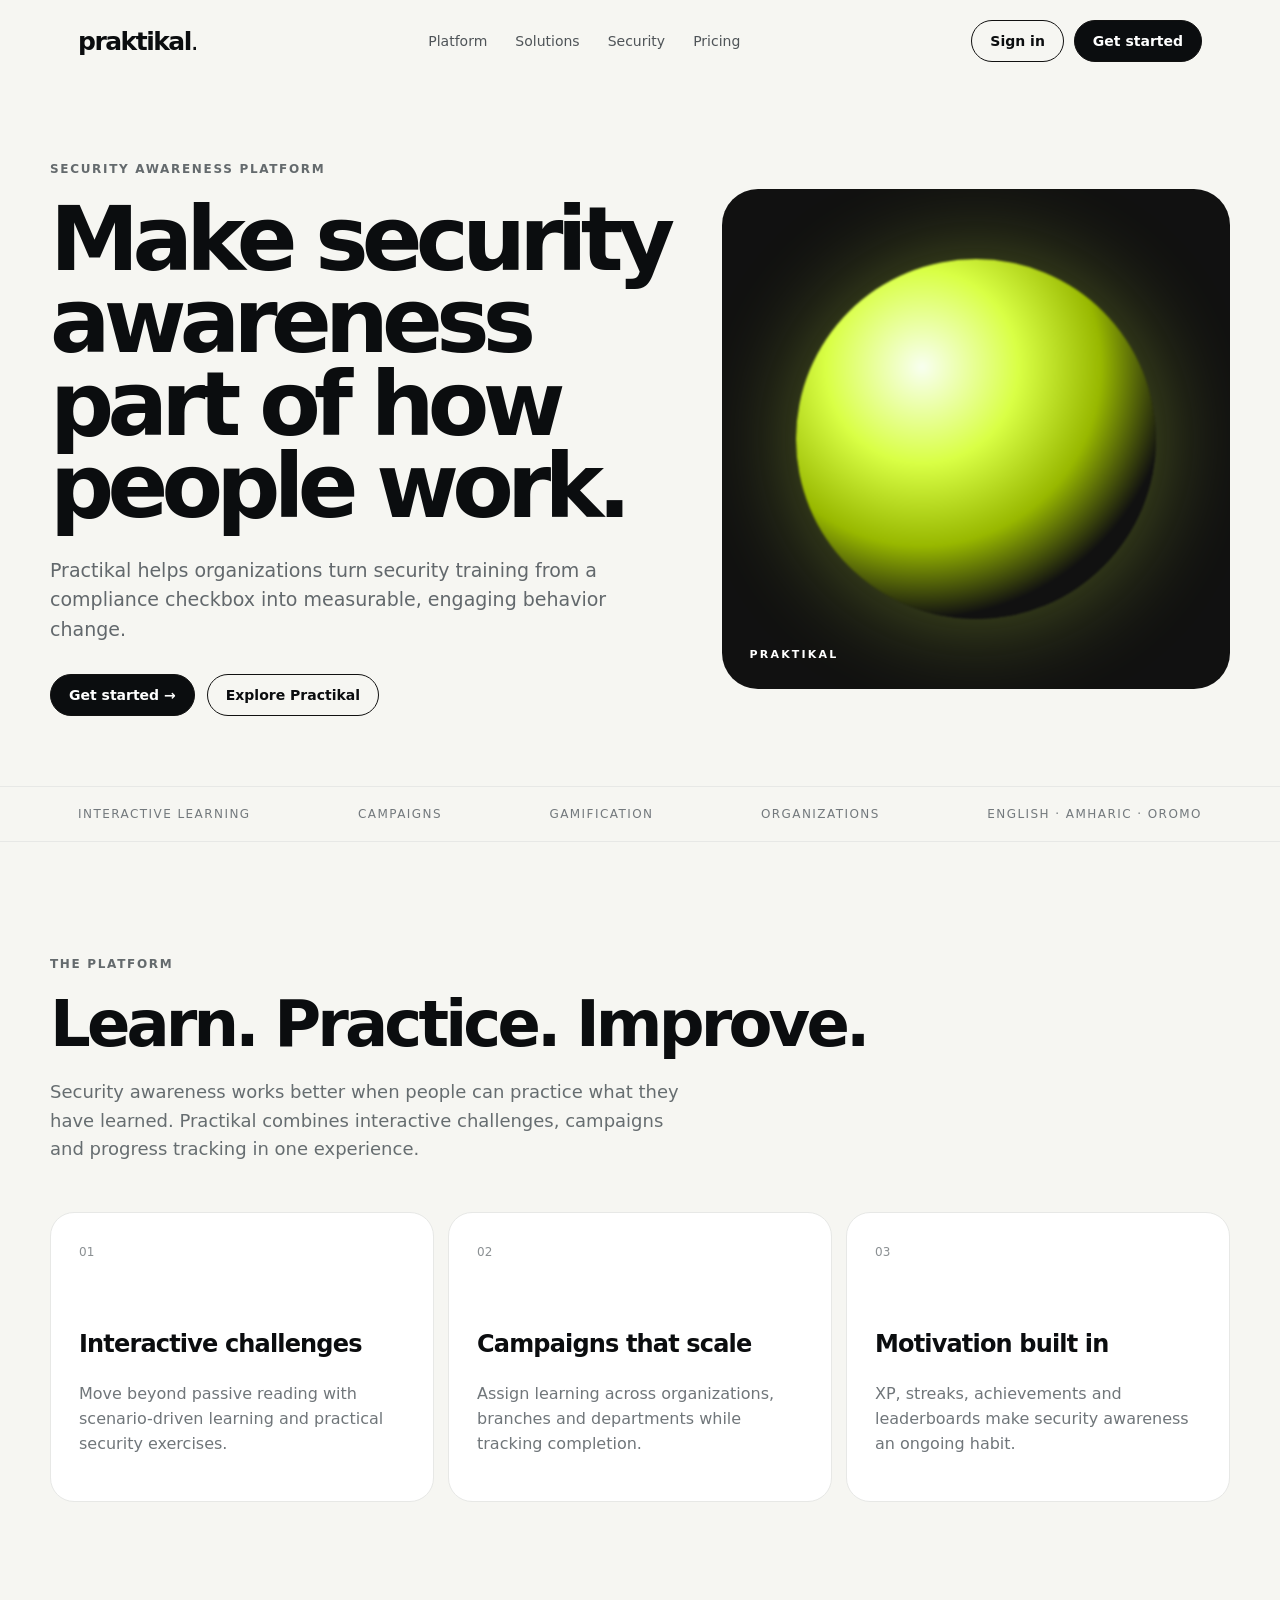
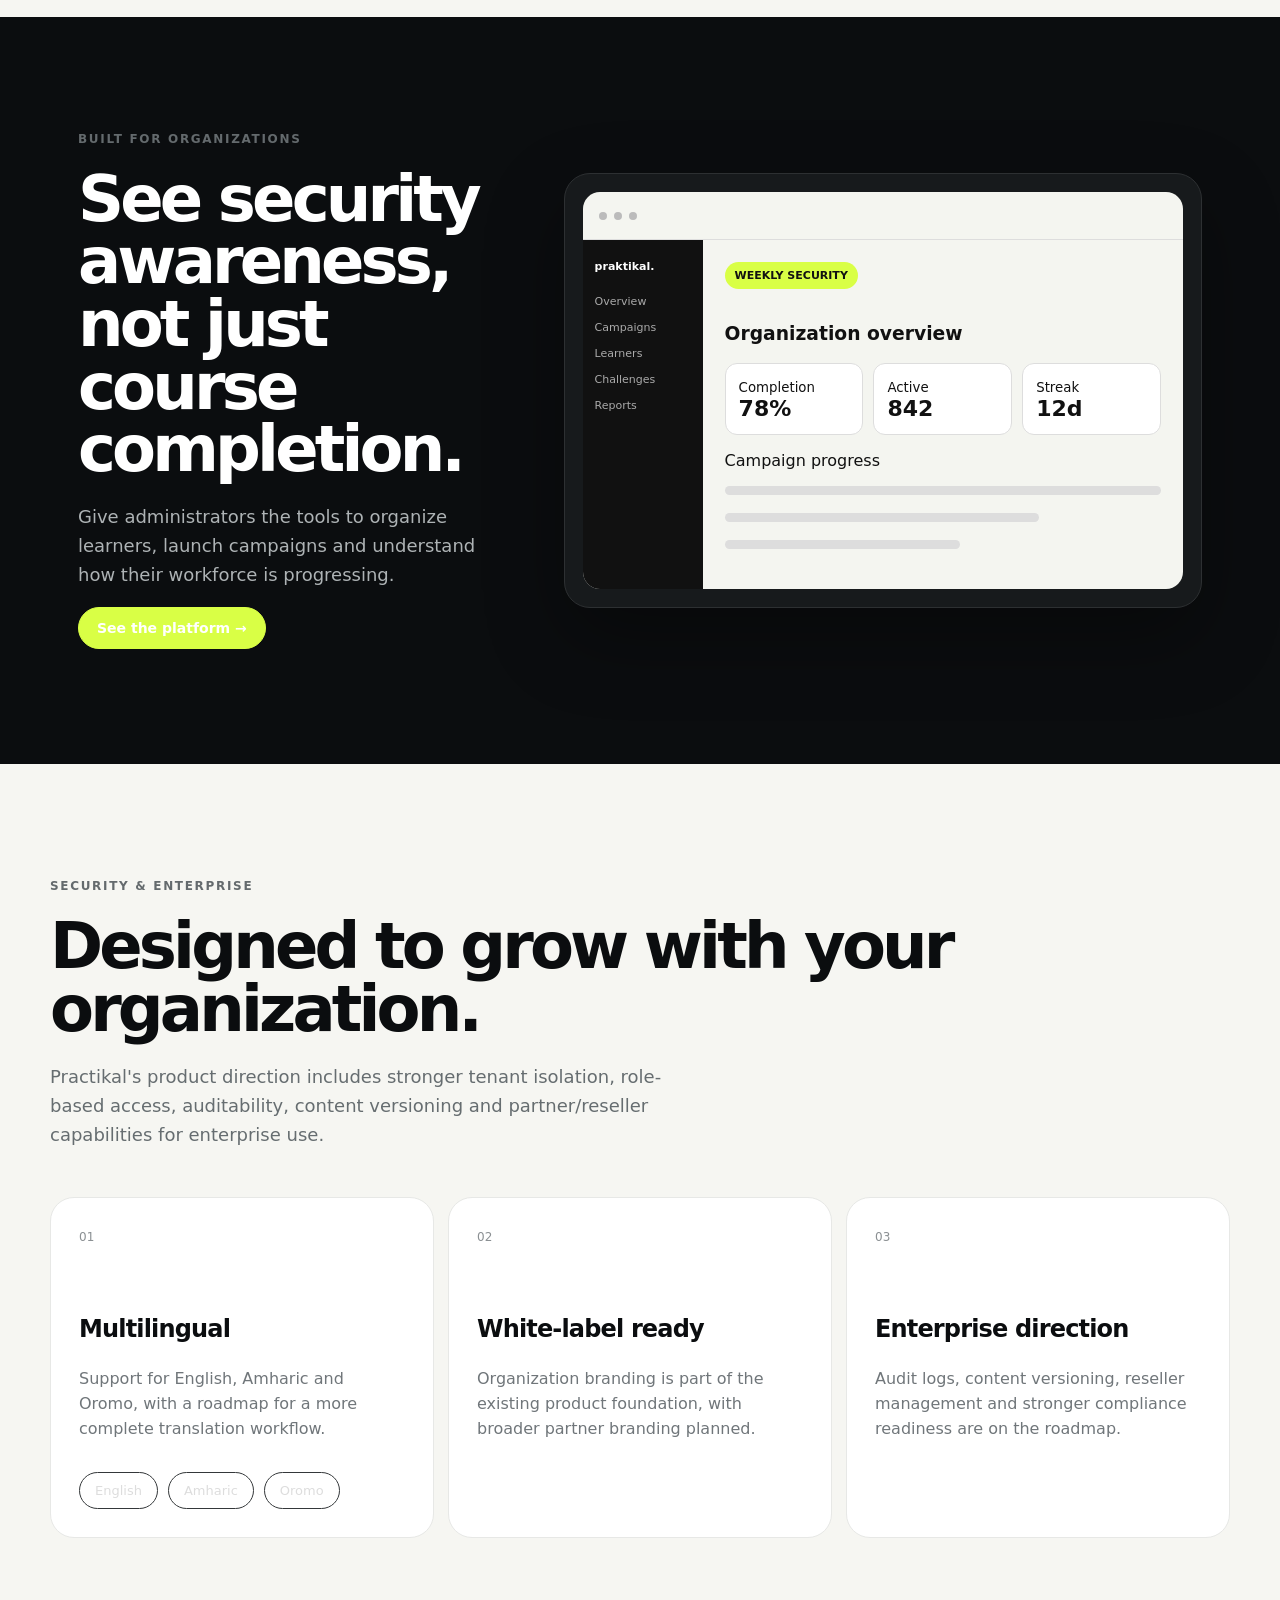
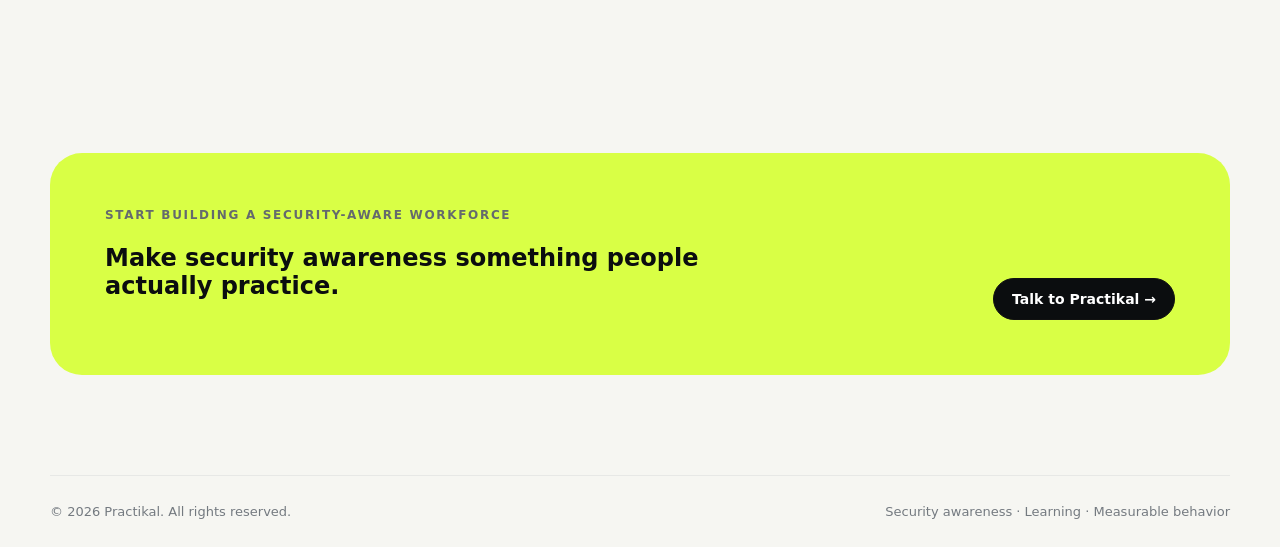
<file: praktikal-odyssey/index.html>
<!doctype html><html lang="en"><head><meta charset="UTF-8"><meta name="viewport" content="width=device-width,initial-scale=1"><title>Practikal — Security awareness that changes behavior</title><meta name="description" content="Practikal helps organizations build security-aware workforces through engaging, measurable security training."><style>
:root{--ink:#0b0d0f;--muted:#747a80;--line:#e7e8e6;--paper:#f6f6f2;--accent:#d9ff45;--card:#fff}*{box-sizing:border-box}html{scroll-behavior:smooth}body{margin:0;background:var(--paper);color:var(--ink);font-family:Inter,ui-sans-serif,system-ui,-apple-system,BlinkMacSystemFont,"Segoe UI",sans-serif}a{color:inherit;text-decoration:none}.wrap{max-width:1180px;margin:auto;padding:0 28px}.nav{height:82px;display:flex;align-items:center;justify-content:space-between}.brand{font-weight:800;letter-spacing:-.06em;font-size:25px}.brand span{font-weight:400}.links{display:flex;gap:28px;color:#4f5458;font-size:14px}.actions{display:flex;gap:10px;align-items:center}.btn{display:inline-flex;align-items:center;justify-content:center;border:1px solid #111;border-radius:999px;padding:12px 18px;font-weight:650;font-size:14px}.btn.dark{background:#0b0d0f;color:#fff}.btn.lime{background:var(--accent);border-color:var(--accent)}.hero{padding:80px 0 70px;display:grid;grid-template-columns:1.1fr .9fr;gap:50px;align-items:center}.eyebrow{font-size:12px;text-transform:uppercase;letter-spacing:.14em;color:#646a6d;font-weight:750;margin-bottom:22px}.hero h1{font-size:clamp(52px,7vw,94px);line-height:.92;letter-spacing:-.075em;margin:0 0 28px;max-width:850px}.hero p{font-size:19px;line-height:1.55;color:#62686c;max-width:590px}.heroBtns{display:flex;gap:12px;margin-top:30px}.orb{min-height:500px;border-radius:36px;background:#111;position:relative;overflow:hidden;display:flex;align-items:center;justify-content:center}.orb:before{content:"";width:360px;height:360px;border-radius:50%;background:radial-gradient(circle at 35% 30%,#f8fff0 0,#d9ff45 28%,#98b800 52%,#111 73%);filter:blur(1px);box-shadow:0 0 100px #d9ff4555}.orb:after{content:"PRAKTIKAL";position:absolute;bottom:28px;left:28px;color:#fff;font-size:11px;letter-spacing:.2em;font-weight:700}.strip{border-top:1px solid var(--line);border-bottom:1px solid var(--line);padding:20px 0;color:#73797d;font-size:12px;text-transform:uppercase;letter-spacing:.12em}.strip .row{display:flex;justify-content:space-between;gap:20px;flex-wrap:wrap}.section{padding:115px 0}.section h2{font-size:clamp(38px,5vw,66px);line-height:.98;letter-spacing:-.06em;margin:0 0 22px}.lead{font-size:18px;line-height:1.6;color:#666d70;max-width:650px}.grid{display:grid;grid-template-columns:repeat(3,1fr);gap:14px;margin-top:48px}.card{background:var(--card);border:1px solid var(--line);border-radius:24px;padding:28px;min-height:270px}.num{font-size:12px;color:#8b9093}.card h3{font-size:24px;letter-spacing:-.035em;margin-top:70px}.card p{color:#70767a;line-height:1.55}.darkSec{background:#0b0d0f;color:#fff}.darkSec .lead{color:#aeb3b5}.feature{display:grid;grid-template-columns:.8fr 1.2fr;gap:60px;align-items:center}.mock{background:#171a1c;border:1px solid #2d3032;border-radius:26px;padding:18px;box-shadow:0 30px 80px #0005}.window{background:#f4f5f0;border-radius:17px;color:#111;overflow:hidden}.top{height:48px;border-bottom:1px solid #ddd;display:flex;align-items:center;gap:7px;padding:0 16px}.dot{width:8px;height:8px;border-radius:50%;background:#bbb}.dash{display:grid;grid-template-columns:120px 1fr}.side{background:#111;color:#aaa;padding:20px 12px;min-height:330px;font-size:11px}.side b{display:block;color:#fff;margin-bottom:22px}.main{padding:22px}.bar{height:9px;background:#ddd;border-radius:20px;margin:8px 0 18px}.stat{display:grid;grid-template-columns:repeat(3,1fr);gap:10px}.stat>div{background:#fff;border:1px solid #ddd;border-radius:12px;padding:13px}.stat strong{font-size:22px}.tag{display:inline-block;padding:7px 10px;border-radius:999px;background:var(--accent);font-size:11px;font-weight:800;margin-bottom:15px}.langs{display:flex;gap:10px;margin-top:30px;flex-wrap:wrap}.lang{border:1px solid #34383a;border-radius:999px;padding:10px 15px;color:#ddd;font-size:13px}.cta{padding:100px 0}.ctaBox{background:var(--accent);border-radius:32px;padding:55px;display:flex;align-items:end;justify-content:space-between;gap:30px}.cta h2{max-width:650px}.footer{border-top:1px solid var(--line);padding:28px 0;color:#747a80;font-size:13px;display:flex;justify-content:space-between}.mobile{display:none}@media(max-width:800px){.links{display:none}.mobile{display:block}.hero,.feature{grid-template-columns:1fr}.hero{padding-top:45px}.orb{min-height:330px}.grid{grid-template-columns:1fr}.ctaBox{display:block;padding:35px}.ctaBox .btn{margin-top:20px}.footer{display:block}.footer div+div{margin-top:10px}}
</style></head><body>
<header><div class="wrap nav"><a class="brand" href="#">praktikal<span>.</span></a><nav class="links"><a href="#platform">Platform</a><a href="#solutions">Solutions</a><a href="#security">Security</a><a href="#pricing">Pricing</a></nav><div class="actions"><a class="btn" href="#">Sign in</a><a class="btn dark" href="#contact">Get started</a></div><div class="mobile">☰</div></div></header>
<main><section class="hero wrap"><div><div class="eyebrow">Security awareness platform</div><h1>Make security awareness part of how people work.</h1><p>Practikal helps organizations turn security training from a compliance checkbox into measurable, engaging behavior change.</p><div class="heroBtns"><a class="btn dark" href="#contact">Get started →</a><a class="btn" href="#platform">Explore Practikal</a></div></div><div class="orb"></div></section>
<div class="strip"><div class="wrap row"><span>Interactive learning</span><span>Campaigns</span><span>Gamification</span><span>Organizations</span><span>English · Amharic · Oromo</span></div></div>
<section class="section wrap" id="platform"><div class="eyebrow">The platform</div><h2>Learn. Practice. Improve.</h2><p class="lead">Security awareness works better when people can practice what they have learned. Practikal combines interactive challenges, campaigns and progress tracking in one experience.</p><div class="grid"><article class="card"><span class="num">01</span><h3>Interactive challenges</h3><p>Move beyond passive reading with scenario-driven learning and practical security exercises.</p></article><article class="card"><span class="num">02</span><h3>Campaigns that scale</h3><p>Assign learning across organizations, branches and departments while tracking completion.</p></article><article class="card"><span class="num">03</span><h3>Motivation built in</h3><p>XP, streaks, achievements and leaderboards make security awareness an ongoing habit.</p></article></div></section>
<section class="section darkSec" id="solutions"><div class="wrap feature"><div><div class="eyebrow">Built for organizations</div><h2>See security awareness, not just course completion.</h2><p class="lead">Give administrators the tools to organize learners, launch campaigns and understand how their workforce is progressing.</p><a class="btn lime" href="#contact">See the platform →</a></div><div class="mock"><div class="window"><div class="top"><i class="dot"></i><i class="dot"></i><i class="dot"></i></div><div class="dash"><aside class="side"><b>praktikal.</b>Overview<br><br>Campaigns<br><br>Learners<br><br>Challenges<br><br>Reports</aside><div class="main"><span class="tag">WEEKLY SECURITY</span><h3>Organization overview</h3><div class="stat"><div><small>Completion</small><br><strong>78%</strong></div><div><small>Active</small><br><strong>842</strong></div><div><small>Streak</small><br><strong>12d</strong></div></div><p>Campaign progress</p><div class="bar"></div><div class="bar" style="width:72%"></div><div class="bar" style="width:54%"></div></div></div></div></div></div></section>
<section class="section wrap" id="security"><div class="eyebrow">Security & enterprise</div><h2>Designed to grow with your organization.</h2><p class="lead">Practikal's product direction includes stronger tenant isolation, role-based access, auditability, content versioning and partner/reseller capabilities for enterprise use.</p><div class="grid"><article class="card"><span class="num">01</span><h3>Multilingual</h3><p>Support for English, Amharic and Oromo, with a roadmap for a more complete translation workflow.</p><div class="langs"><span class="lang">English</span><span class="lang">Amharic</span><span class="lang">Oromo</span></div></article><article class="card"><span class="num">02</span><h3>White-label ready</h3><p>Organization branding is part of the existing product foundation, with broader partner branding planned.</p></article><article class="card"><span class="num">03</span><h3>Enterprise direction</h3><p>Audit logs, content versioning, reseller management and stronger compliance readiness are on the roadmap.</p></article></div></section>
<section class="cta wrap" id="contact"><div class="ctaBox"><div><div class="eyebrow">Start building a security-aware workforce</div><h2>Make security awareness something people actually practice.</h2></div><a class="btn dark" href="#">Talk to Practikal →</a></div></section></main>
<footer><div class="wrap footer"><div>© 2026 Practikal. All rights reserved.</div><div>Security awareness · Learning · Measurable behavior</div></div></footer></body></html>
</file>
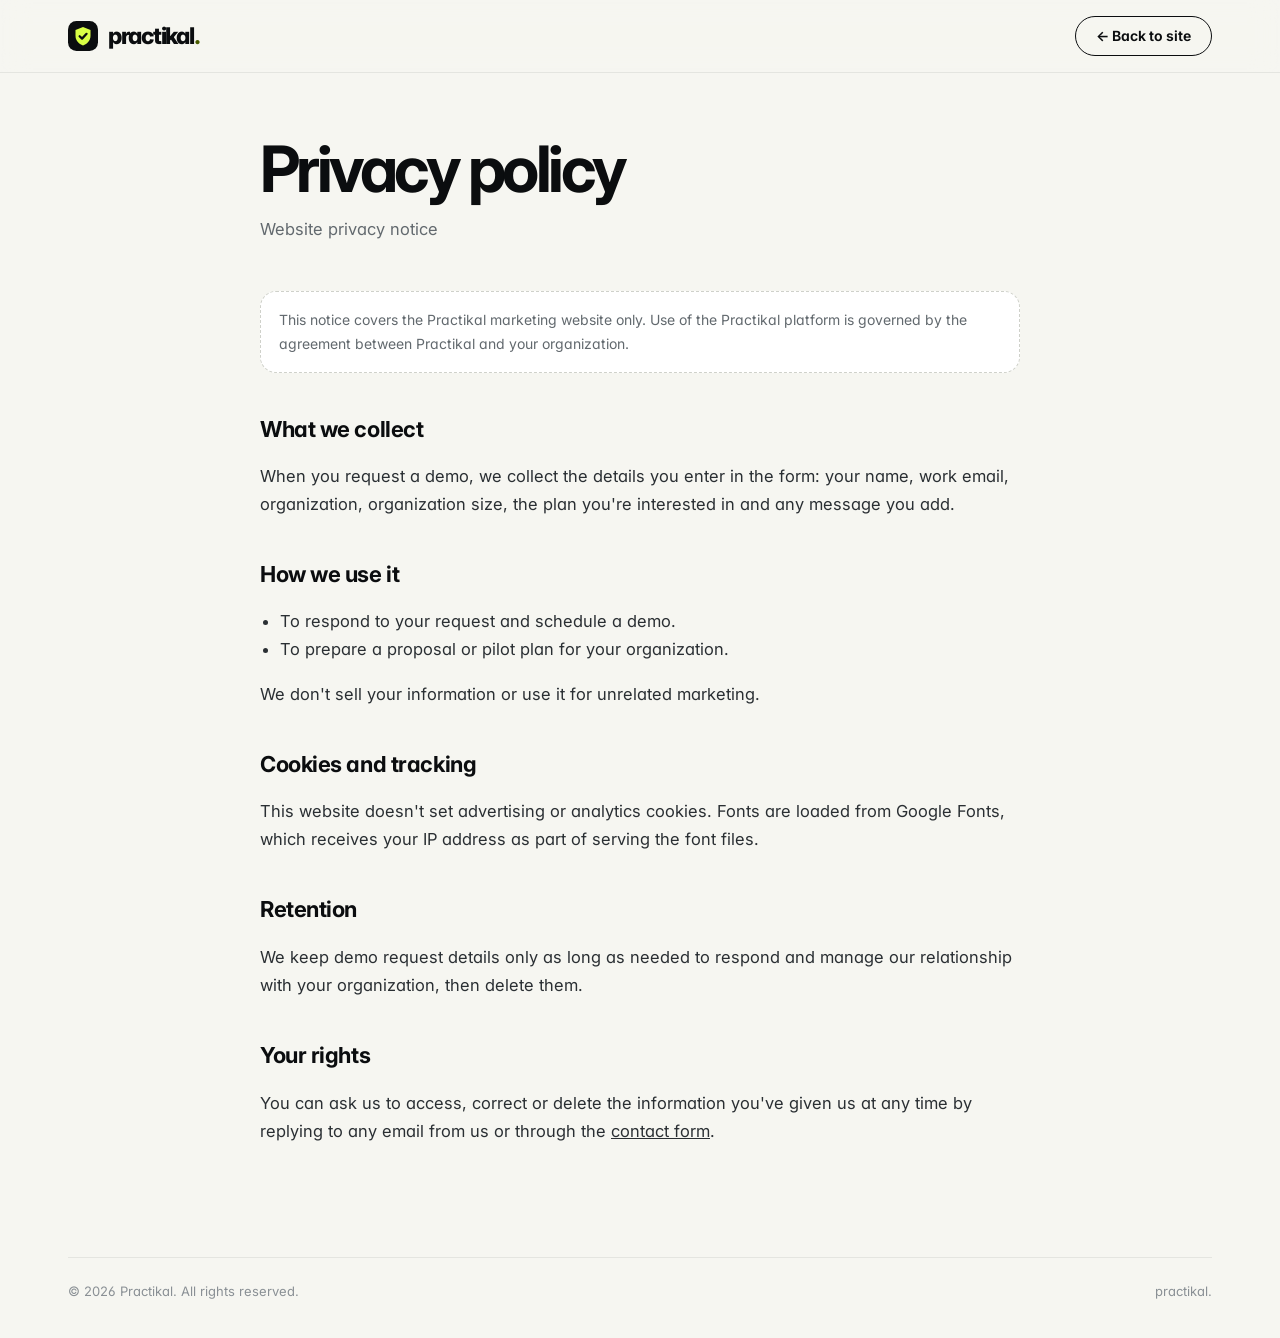
<file: privacy.html>
<!doctype html>
<html lang="en">
<head>
  <meta charset="UTF-8">
  <meta name="viewport" content="width=device-width, initial-scale=1">
  <title>Privacy policy — Practikal</title>
  <meta name="description" content="How Practikal handles information submitted through this website.">
  <link rel="icon" href="favicon.svg" type="image/svg+xml">
  <link rel="preconnect" href="https://fonts.googleapis.com">
  <link rel="preconnect" href="https://fonts.gstatic.com" crossorigin>
  <link href="https://fonts.googleapis.com/css2?family=Inter:wght@400;500;600;700;800&display=swap" rel="stylesheet">
  <link rel="stylesheet" href="styles.css">
  <style>
    .doc { max-width: 760px; padding: 64px 0 96px; }
    .doc h1 { font-size: clamp(40px, 6vw, 64px); letter-spacing: -.055em; line-height: 1; margin: 0 0 14px; }
    .doc .updated { color: var(--muted); margin: 0 0 48px; }
    .doc h2 { font-size: 22px; letter-spacing: -.02em; margin: 40px 0 10px; }
    .doc p, .doc li { color: var(--ink-2); font-size: 16.5px; line-height: 1.7; }
    .doc ul { padding-left: 20px; }
    .doc .note { background: #fff; border: 1px dashed #cfd1ca; border-radius: 16px; padding: 16px 18px; color: var(--muted); font-size: 14px; }
  </style>
</head>
<body>
<header class="site-header scrolled">
  <div class="wrap nav">
    <a class="brand" href="index.html"><svg class="brand-mark" viewBox="0 0 32 32"><rect width="32" height="32" rx="9" fill="#0b0d0f"/><path d="M16 6.5 24 9.5v6.2c0 5-3.4 8.6-8 10.3-4.6-1.7-8-5.3-8-10.3V9.5z" fill="#d9ff45"/><path d="m12.4 16.2 2.6 2.6 4.8-5.1" fill="none" stroke="#0b0d0f" stroke-width="2.4" stroke-linecap="round" stroke-linejoin="round"/></svg><span class="word">practikal<span class="dot">.</span></span></a>
    <a class="btn" href="index.html">← Back to site</a>
  </div>
</header>
<main class="wrap doc">
  <h1>Privacy policy</h1>
  <p class="updated">Website privacy notice</p>

  <!-- TODO before launch: have this notice reviewed by legal and add a contact address. -->
  <p class="note">This notice covers the Practikal marketing website only. Use of the Practikal platform is governed by the agreement between Practikal and your organization.</p>

  <h2>What we collect</h2>
  <p>When you request a demo, we collect the details you enter in the form: your name, work email, organization, organization size, the plan you're interested in and any message you add.</p>

  <h2>How we use it</h2>
  <ul>
    <li>To respond to your request and schedule a demo.</li>
    <li>To prepare a proposal or pilot plan for your organization.</li>
  </ul>
  <p>We don't sell your information or use it for unrelated marketing.</p>

  <h2>Cookies and tracking</h2>
  <p>This website doesn't set advertising or analytics cookies. Fonts are loaded from Google Fonts, which receives your IP address as part of serving the font files.</p>

  <h2>Retention</h2>
  <p>We keep demo request details only as long as needed to respond and manage our relationship with your organization, then delete them.</p>

  <h2>Your rights</h2>
  <p>You can ask us to access, correct or delete the information you've given us at any time by replying to any email from us or through the <a href="index.html#contact" style="text-decoration:underline">contact form</a>.</p>
</main>
<footer class="site-footer" style="padding-top:0">
  <div class="wrap"><div class="foot-bottom" style="border-top:1px solid var(--line)"><span>© 2026 Practikal. All rights reserved.</span><a href="index.html">practikal.</a></div></div>
</footer>
</body>
</html>
</file>
<file: styles.css>
/* Practikal marketing site */
:root {
  --ink: #0b0d0f;
  --ink-2: #2a2f33;
  --muted: #62696e;
  --muted-2: #8a9095;
  --line: #e4e5e0;
  --paper: #f6f6f1;
  --card: #ffffff;
  --accent: #d9ff45;
  --accent-ink: #4a5c00;
  --danger: #e5484d;
  --ok: #2f9e44;
  --dark: #0b0d0f;
  --dark-2: #15181a;
  --dark-line: #2a2e31;
  --radius: 24px;
  --shadow: 0 1px 2px rgba(11, 13, 15, .04), 0 12px 40px rgba(11, 13, 15, .06);
  --font: "Inter", ui-sans-serif, system-ui, -apple-system, "Segoe UI", sans-serif;
  --ethi: "Noto Sans Ethiopic", var(--font);
}

* { box-sizing: border-box; }
html { scroll-behavior: smooth; scroll-padding-top: 84px; -webkit-text-size-adjust: 100%; }
body { margin: 0; background: var(--paper); color: var(--ink); font-family: var(--font); font-feature-settings: "cv11", "ss01"; -webkit-font-smoothing: antialiased; line-height: 1.5; }
a { color: inherit; text-decoration: none; }
img, svg { display: block; max-width: 100%; }
button, input, select, textarea { font: inherit; color: inherit; }
:focus-visible { outline: 2px solid var(--ink); outline-offset: 3px; border-radius: 6px; }
.darkSec :focus-visible { outline-color: var(--accent); }
.wrap { max-width: 1200px; margin: 0 auto; padding: 0 28px; }
.sr { position: absolute; width: 1px; height: 1px; overflow: hidden; clip: rect(0 0 0 0); white-space: nowrap; }
.am { font-family: var(--ethi); }

/* ---------- Buttons ---------- */
.btn { display: inline-flex; align-items: center; justify-content: center; gap: 8px; border: 1px solid var(--ink); border-radius: 999px; padding: 12px 20px; font-weight: 650; font-size: 14px; line-height: 1; cursor: pointer; background: transparent; transition: transform .15s ease, background .15s ease, box-shadow .15s ease; white-space: nowrap; }
.btn:hover { transform: translateY(-1px); }
.btn.dark { background: var(--ink); color: #fff; }
.btn.dark:hover { box-shadow: 0 8px 24px rgba(11, 13, 15, .2); }
.btn.lime { background: var(--accent); border-color: var(--accent); color: var(--ink); }
.btn.ghost-light { border-color: #3a3f42; color: #fff; }
.btn.lg { padding: 16px 24px; font-size: 15px; }
.btn .arr { transition: transform .15s ease; }
.btn:hover .arr { transform: translateX(3px); }

/* ---------- Nav ---------- */
.site-header { position: sticky; top: 0; z-index: 50; border-bottom: 1px solid transparent; transition: border-color .2s; }
.site-header::before { content: ""; position: absolute; inset: 0; z-index: -1; background: rgba(246, 246, 241, .82); backdrop-filter: saturate(1.4) blur(14px); -webkit-backdrop-filter: saturate(1.4) blur(14px); }
.site-header.scrolled { border-bottom-color: var(--line); }
.nav { height: 72px; display: flex; align-items: center; justify-content: space-between; gap: 24px; }
.brand { display: inline-flex; align-items: center; gap: 10px; font-weight: 800; letter-spacing: -.055em; font-size: 23px; }
.brand-mark { width: 30px; height: 30px; flex: none; }
.brand .word { display: inline-flex; }
.brand .dot { color: var(--accent-ink); }
.links { display: flex; gap: 26px; color: #4f5458; font-size: 14px; font-weight: 500; }
.links a { position: relative; padding: 6px 0; }
.links a:hover { color: var(--ink); }
.actions { display: flex; gap: 10px; align-items: center; }
.menu-btn { display: none; width: 44px; height: 44px; border-radius: 12px; border: 1px solid var(--line); background: #fff; cursor: pointer; align-items: center; justify-content: center; }
.menu-btn span, .menu-btn span::before, .menu-btn span::after { display: block; width: 18px; height: 2px; background: var(--ink); border-radius: 2px; position: relative; transition: transform .2s, background .2s; }
.menu-btn span::before, .menu-btn span::after { content: ""; position: absolute; left: 0; }
.menu-btn span::before { top: -6px; }
.menu-btn span::after { top: 6px; }
.menu-open .menu-btn span { background: transparent; }
.menu-open .menu-btn span::before { transform: translateY(6px) rotate(45deg); }
.menu-open .menu-btn span::after { transform: translateY(-6px) rotate(-45deg); }
.mobile-menu { display: none; }

/* ---------- Hero ---------- */
.hero { padding: 72px 0 84px; display: grid; grid-template-columns: 1.08fr .92fr; gap: 56px; align-items: center; }
.eyebrow { display: inline-flex; align-items: center; gap: 10px; font-size: 12px; text-transform: uppercase; letter-spacing: .14em; color: #5d6367; font-weight: 750; margin-bottom: 20px; }
.eyebrow::before { content: ""; width: 8px; height: 8px; border-radius: 50%; background: var(--accent); box-shadow: 0 0 0 3px rgba(217, 255, 69, .35); }
.darkSec .eyebrow { color: #9aa0a4; }
.hero h1 { font-size: clamp(46px, 6.6vw, 88px); line-height: .94; letter-spacing: -.065em; margin: 0 0 26px; font-weight: 800; }
.hero h1 em { font-style: normal; background: linear-gradient(transparent 62%, var(--accent) 62%, var(--accent) 92%, transparent 92%); padding: 0 .04em; }
.hero p.sub { font-size: 19px; line-height: 1.55; color: var(--muted); max-width: 560px; margin: 0; }
.heroBtns { display: flex; gap: 12px; margin-top: 32px; flex-wrap: wrap; }
.hero-meta { display: flex; gap: 22px; margin-top: 36px; color: var(--muted); font-size: 13px; flex-wrap: wrap; }
.hero-meta span { display: inline-flex; align-items: center; gap: 7px; }
.hero-meta svg { width: 16px; height: 16px; color: var(--ink); }

/* Hero demo */
.demo { position: relative; background: var(--dark); border-radius: 32px; padding: 22px; color: #fff; box-shadow: 0 40px 90px -30px rgba(11, 13, 15, .55); overflow: hidden; isolation: isolate; }
.demo::before { content: ""; position: absolute; inset: auto -120px -160px auto; width: 380px; height: 380px; border-radius: 50%; background: radial-gradient(circle, rgba(217, 255, 69, .55), rgba(217, 255, 69, 0) 65%); z-index: -1; }
.demo-top { display: flex; justify-content: space-between; align-items: center; margin-bottom: 16px; font-size: 12px; color: #a9afb3; }
.chip { display: inline-flex; align-items: center; gap: 6px; padding: 6px 10px; border-radius: 999px; background: #1d2124; border: 1px solid var(--dark-line); font-size: 11.5px; font-weight: 650; color: #d6dadc; }
.chip.lime { background: var(--accent); color: var(--ink); border-color: var(--accent); }
.mail { background: #fff; color: var(--ink); border-radius: 18px; overflow: hidden; }
.mail-bar { display: flex; align-items: center; gap: 8px; padding: 12px 16px; border-bottom: 1px solid #eceee9; font-size: 12px; color: var(--muted); }
.mail-bar i { width: 9px; height: 9px; border-radius: 50%; background: #d9dbd6; display: block; }
.mail-bar b { margin-left: 6px; color: var(--ink-2); font-weight: 600; }
.mail-body { padding: 18px 20px 20px; }
.mail-from { display: flex; gap: 12px; align-items: center; }
.avatar { width: 38px; height: 38px; border-radius: 50%; background: #ffe2e2; color: #b4232a; display: grid; place-items: center; font-weight: 800; font-size: 14px; flex: none; }
.mail-from strong { display: block; font-size: 14px; }
.mail-from small { color: var(--muted-2); font-size: 12px; }
.mail-from small .hl { border-bottom: 2px dashed transparent; transition: border-color .2s, background .2s; }
.mail h4 { margin: 14px 0 8px; font-size: 17px; letter-spacing: -.02em; }
.mail p { margin: 0 0 12px; color: #4b5156; font-size: 13.5px; line-height: 1.55; }
.mail .fake-link { display: inline-block; padding: 9px 14px; background: #1a5fd0; color: #fff; border-radius: 8px; font-size: 13px; font-weight: 600; }
.mail .fake-link .hl { border-bottom: 2px dashed transparent; }
.demo.revealed .hl { border-color: var(--danger) !important; background: rgba(229, 72, 77, .1); }
.verdict { display: grid; grid-template-columns: 1fr 1fr; gap: 10px; margin-top: 16px; }
.verdict button { border: 1px solid var(--dark-line); background: #1a1d20; color: #fff; border-radius: 14px; padding: 13px 12px; font-weight: 650; font-size: 14px; cursor: pointer; display: inline-flex; gap: 8px; align-items: center; justify-content: center; transition: background .15s, border-color .15s, transform .15s; }
.verdict button:hover { background: #24282b; transform: translateY(-1px); }
.verdict button.report { background: var(--accent); color: var(--ink); border-color: var(--accent); }
.verdict button:disabled { cursor: default; transform: none; opacity: .55; }
.verdict button.picked { opacity: 1; outline: 2px solid #fff; outline-offset: 2px; }
.feedback { margin-top: 14px; border-radius: 14px; padding: 14px 16px; background: #1a1d20; border: 1px solid var(--dark-line); font-size: 13.5px; color: #c9ced1; display: none; }
.feedback.show { display: block; animation: rise .35s ease; }
.feedback strong { color: #fff; display: flex; align-items: center; gap: 8px; margin-bottom: 6px; font-size: 14px; }
.feedback ul { margin: 6px 0 0; padding-left: 18px; }
.feedback li { margin: 3px 0; }
.feedback .xp { color: var(--accent); font-weight: 800; }
.feedback .again { margin-top: 10px; background: none; border: 0; color: var(--accent); font-weight: 650; padding: 0; cursor: pointer; font-size: 13px; }
.xp-pop { position: absolute; right: 26px; top: 64px; background: var(--accent); color: var(--ink); font-weight: 800; padding: 8px 12px; border-radius: 999px; font-size: 14px; opacity: 0; transform: translateY(8px) scale(.9); pointer-events: none; }
.xp-pop.go { animation: pop 1.6s ease forwards; }
@keyframes pop { 15% { opacity: 1; transform: translateY(0) scale(1.05); } 70% { opacity: 1; transform: translateY(-6px) scale(1); } 100% { opacity: 0; transform: translateY(-20px); } }
@keyframes rise { from { opacity: 0; transform: translateY(6px); } to { opacity: 1; transform: none; } }

/* ---------- Strip ---------- */
.strip { border-top: 1px solid var(--line); border-bottom: 1px solid var(--line); padding: 20px 0; color: #6a7075; font-size: 12px; text-transform: uppercase; letter-spacing: .12em; font-weight: 650; }
.strip .row { display: flex; justify-content: space-between; gap: 18px 28px; flex-wrap: wrap; }
.strip span { display: inline-flex; align-items: center; gap: 9px; }
.strip span::before { content: ""; width: 5px; height: 5px; background: var(--ink); border-radius: 1px; transform: rotate(45deg); }

/* ---------- Sections ---------- */
.section { padding-top: 112px; padding-bottom: 112px; }
.section-head { display: grid; grid-template-columns: 1fr 1fr; gap: 40px; align-items: end; margin-bottom: 52px; }
.section-head.single { grid-template-columns: 1fr; max-width: 760px; }
.section h2 { font-size: clamp(36px, 4.8vw, 62px); line-height: .98; letter-spacing: -.055em; margin: 0; font-weight: 800; }
.lead { font-size: 18px; line-height: 1.6; color: var(--muted); margin: 0; max-width: 560px; }
.darkSec { background: var(--dark); color: #fff; }
.darkSec .lead { color: #a7adb1; }

/* Steps */
.steps { display: grid; grid-template-columns: repeat(4, 1fr); gap: 14px; counter-reset: step; }
.step { background: var(--card); border: 1px solid var(--line); border-radius: var(--radius); padding: 26px; min-height: 250px; display: flex; flex-direction: column; position: relative; transition: transform .2s, box-shadow .2s; }
.step:hover { transform: translateY(-3px); box-shadow: var(--shadow); }
.step .ico { width: 46px; height: 46px; border-radius: 14px; background: var(--paper); border: 1px solid var(--line); display: grid; place-items: center; }
.step .ico svg { width: 22px; height: 22px; }
.step .n { position: absolute; top: 26px; right: 26px; font-size: 12px; color: var(--muted-2); font-weight: 650; font-variant-numeric: tabular-nums; }
.step h3 { font-size: 22px; letter-spacing: -.035em; margin: 64px 0 8px; }
.step p { color: var(--muted); margin: 0; font-size: 15px; line-height: 1.55; }
.step.hl { background: var(--accent); border-color: var(--accent); }
.step.hl .ico { background: rgba(255, 255, 255, .55); border-color: transparent; }
.step.hl p { color: #3d4a05; }

/* Challenge types */
.types { display: grid; grid-template-columns: repeat(12, 1fr); gap: 14px; }
.type { background: var(--card); border: 1px solid var(--line); border-radius: var(--radius); padding: 24px; grid-column: span 4; display: flex; flex-direction: column; gap: 16px; overflow: hidden; }
.type.wide { grid-column: span 8; }
.type h3 { margin: 0; font-size: 19px; letter-spacing: -.03em; }
.type p { margin: 4px 0 0; color: var(--muted); font-size: 14.5px; line-height: 1.55; }
.type .vis { background: var(--paper); border: 1px solid var(--line); border-radius: 16px; padding: 14px; min-height: 140px; display: flex; flex-direction: column; justify-content: center; gap: 8px; font-size: 13px; }
.type .tag { align-self: flex-start; font-size: 11px; font-weight: 750; letter-spacing: .08em; text-transform: uppercase; color: var(--muted); }

.opt { display: flex; align-items: center; gap: 10px; background: #fff; border: 1px solid var(--line); border-radius: 10px; padding: 9px 11px; }
.opt i { width: 16px; height: 16px; border-radius: 50%; border: 2px solid #c9ccc6; flex: none; }
.opt.ok { border-color: var(--ok); background: #f1fbf3; }
.opt.ok i { border-color: var(--ok); background: radial-gradient(var(--ok) 40%, transparent 45%); }
.pw { background: #fff; border: 1px solid var(--line); border-radius: 10px; padding: 10px 12px; font-family: ui-monospace, SFMono-Regular, Menlo, monospace; letter-spacing: .04em; }
.meter { display: grid; grid-template-columns: repeat(4, 1fr); gap: 5px; }
.meter b { height: 6px; border-radius: 4px; background: #e2e4de; }
.meter b.on { background: var(--ok); }
.meter-l { display: flex; justify-content: space-between; color: var(--muted); font-size: 12px; }
.seq { display: flex; flex-direction: column; gap: 6px; }
.seq div { display: flex; align-items: center; gap: 10px; background: #fff; border: 1px solid var(--line); border-radius: 10px; padding: 8px 11px; }
.seq em { font-style: normal; width: 22px; height: 22px; border-radius: 7px; background: var(--ink); color: #fff; font-size: 11px; font-weight: 700; display: grid; place-items: center; flex: none; }
.seq .grip { margin-left: auto; color: #b3b7b1; letter-spacing: -2px; }
.imgv { display: grid; grid-template-columns: 1fr 1fr; gap: 8px; }
.imgv > div { background: #fff; border: 1px solid var(--line); border-radius: 10px; padding: 10px; font-size: 11px; color: var(--muted); }
.imgv .url { font-family: ui-monospace, Menlo, monospace; color: var(--ink); font-size: 11px; display: block; margin-top: 6px; word-break: break-all; }
.imgv .bad { border-color: var(--danger); box-shadow: 0 0 0 3px rgba(229, 72, 77, .12); }
.imgv .bad .url mark { background: rgba(229, 72, 77, .18); color: #a31d22; border-radius: 3px; padding: 0 1px; }
.scen { display: flex; gap: 10px; align-items: flex-start; }
.scen .who { width: 30px; height: 30px; border-radius: 50%; background: var(--ink); color: var(--accent); display: grid; place-items: center; font-weight: 800; font-size: 12px; flex: none; }
.scen .bubble { background: #fff; border: 1px solid var(--line); border-radius: 4px 12px 12px 12px; padding: 9px 12px; }
.scen-opts { display: flex; gap: 6px; flex-wrap: wrap; padding-left: 40px; }
.scen-opts span { border: 1px solid var(--line); background: #fff; border-radius: 999px; padding: 6px 10px; font-size: 12px; }
.scen-opts span.pick { background: var(--ink); color: #fff; border-color: var(--ink); }
.embed { background: #fff; border: 1px solid var(--line); border-radius: 12px; overflow: hidden; }
.embed .video { height: 74px; background: linear-gradient(135deg, #1c2023, #33393d); display: grid; place-items: center; position: relative; }
.embed .video::after { content: ""; position: absolute; left: 0; bottom: 0; height: 3px; width: 46%; background: var(--accent); }
.embed .play { width: 30px; height: 30px; border-radius: 50%; background: rgba(255, 255, 255, .9); display: grid; place-items: center; }
.embed .q { padding: 9px 11px; font-size: 12px; display: flex; justify-content: space-between; gap: 8px; align-items: center; }
.embed .q b { background: var(--accent); border-radius: 999px; padding: 3px 8px; font-size: 11px; }

/* Simulation channels */
.channels { display: grid; grid-template-columns: repeat(3, 1fr); gap: 10px; }
.ch { background: #fff; border: 1px solid var(--line); border-radius: 14px; overflow: hidden; font-size: 12px; display: flex; flex-direction: column; }
.ch-h { display: flex; align-items: center; gap: 8px; padding: 9px 11px; border-bottom: 1px solid var(--line); font-weight: 650; }
.ch-h svg { width: 15px; height: 15px; }
.ch-b { padding: 10px 11px; display: flex; flex-direction: column; gap: 6px; flex: 1; }
.ch-b .msg { background: var(--paper); border-radius: 4px 10px 10px 10px; padding: 7px 9px; line-height: 1.4; }
.ch-b .msg.me { align-self: flex-end; background: #e9f7c2; border-radius: 10px 4px 10px 10px; }
.ch-b .sub { font-weight: 650; }
.ch-b .meta { color: var(--muted-2); font-size: 11px; }
.ch-f { display: grid; grid-template-columns: 1fr 1fr; border-top: 1px solid var(--line); }
.ch-f span { text-align: center; padding: 8px 4px; font-weight: 650; font-size: 11.5px; }
.ch-f span + span { border-left: 1px solid var(--line); }
.ch-f .r { color: #a31d22; }
.ch-f .s { color: var(--muted); }

/* Gamification */
.gami { display: grid; grid-template-columns: .9fr 1.1fr; gap: 56px; align-items: center; }
.feat-list { list-style: none; padding: 0; margin: 32px 0 0; display: grid; gap: 4px; }
.feat-list li { display: grid; grid-template-columns: 40px 1fr; gap: 14px; padding: 16px 0; border-top: 1px solid var(--line); }
.feat-list li:last-child { border-bottom: 1px solid var(--line); }
.feat-list .fi { width: 40px; height: 40px; border-radius: 12px; background: var(--card); border: 1px solid var(--line); display: grid; place-items: center; }
.feat-list .fi svg { width: 19px; height: 19px; }
.feat-list strong { display: block; font-size: 16px; letter-spacing: -.01em; }
.feat-list span { color: var(--muted); font-size: 14.5px; }
.board { background: var(--card); border: 1px solid var(--line); border-radius: 28px; padding: 22px; box-shadow: var(--shadow); }
.board-top { display: grid; grid-template-columns: repeat(3, 1fr); gap: 10px; margin-bottom: 14px; }
.kpi { background: var(--paper); border: 1px solid var(--line); border-radius: 16px; padding: 14px; }
.kpi small { color: var(--muted); font-size: 12px; display: block; }
.kpi strong { font-size: 26px; letter-spacing: -.04em; font-variant-numeric: tabular-nums; }
.kpi.lime { background: var(--accent); border-color: var(--accent); }
.kpi.lime small { color: #42520a; }
.streak { display: flex; gap: 5px; margin-top: 8px; }
.streak b { flex: 1; height: 6px; border-radius: 3px; background: rgba(11, 13, 15, .85); }
.streak b.off { background: rgba(11, 13, 15, .15); }
.lb { border: 1px solid var(--line); border-radius: 18px; overflow: hidden; }
.lb-h { display: flex; justify-content: space-between; align-items: center; padding: 12px 16px; background: var(--paper); border-bottom: 1px solid var(--line); font-size: 13px; font-weight: 650; }
.seg { display: inline-flex; background: #fff; border: 1px solid var(--line); border-radius: 999px; padding: 3px; font-size: 11.5px; }
.seg span { padding: 4px 10px; border-radius: 999px; color: var(--muted); }
.seg span.on { background: var(--ink); color: #fff; }
.lb-row { display: grid; grid-template-columns: 28px 34px 1fr auto; align-items: center; gap: 10px; padding: 11px 16px; border-bottom: 1px solid var(--line); font-size: 14px; }
.lb-row:last-child { border-bottom: 0; }
.lb-row .rk { color: var(--muted-2); font-weight: 700; font-variant-numeric: tabular-nums; }
.lb-row .av { width: 34px; height: 34px; border-radius: 50%; display: grid; place-items: center; font-weight: 750; font-size: 12px; }
.lb-row small { display: block; color: var(--muted-2); font-size: 12px; }
.lb-row .pts { font-weight: 750; font-variant-numeric: tabular-nums; }
.lb-row.me { background: #fbffe9; }
.badges { display: flex; gap: 8px; margin-top: 14px; flex-wrap: wrap; }
.badge { display: inline-flex; align-items: center; gap: 7px; background: var(--paper); border: 1px solid var(--line); padding: 7px 11px 7px 7px; border-radius: 999px; font-size: 12.5px; font-weight: 600; }
.badge i { width: 22px; height: 22px; border-radius: 50%; display: grid; place-items: center; font-style: normal; font-size: 12px; }

/* Admin */
.admin-grid { display: grid; grid-template-columns: .8fr 1.2fr; gap: 56px; align-items: center; }
.cap-list { display: grid; grid-template-columns: 1fr 1fr; gap: 10px; margin-top: 34px; }
.cap { border: 1px solid var(--dark-line); border-radius: 16px; padding: 16px; background: var(--dark-2); }
.cap strong { display: flex; align-items: center; gap: 9px; font-size: 14.5px; }
.cap strong svg { width: 17px; height: 17px; color: var(--accent); flex: none; }
.cap span { display: block; color: #9aa0a4; font-size: 13px; margin-top: 6px; line-height: 1.5; }
.console { background: #17191b; border: 1px solid var(--dark-line); border-radius: 26px; padding: 14px; box-shadow: 0 40px 100px -30px rgba(0, 0, 0, .8); }
.win { background: #f4f5f0; border-radius: 16px; color: var(--ink); overflow: hidden; }
.win-top { height: 40px; border-bottom: 1px solid #dfe0db; display: flex; align-items: center; gap: 7px; padding: 0 14px; }
.win-top i { width: 9px; height: 9px; border-radius: 50%; background: #cfd1cb; }
.win-top .url { margin-left: 12px; background: #fff; border: 1px solid #e3e4df; border-radius: 7px; font-size: 11px; color: var(--muted); padding: 4px 10px; flex: 1; max-width: 280px; }
.dash { display: grid; grid-template-columns: 150px 1fr; min-height: 390px; }
.dash-side { background: var(--ink); color: #9ba1a5; padding: 18px 12px; font-size: 12px; display: flex; flex-direction: column; gap: 3px; }
.dash-side .lg { color: #fff; font-weight: 800; letter-spacing: -.04em; font-size: 15px; margin: 0 8px 16px; }
.dash-side span { padding: 8px 10px; border-radius: 8px; display: flex; align-items: center; gap: 8px; }
.dash-side span.on { background: #23272a; color: #fff; }
.dash-side span svg { width: 14px; height: 14px; }
.dash-main { padding: 18px; display: flex; flex-direction: column; gap: 12px; min-width: 0; }
.dash-h { display: flex; justify-content: space-between; align-items: center; gap: 10px; }
.dash-h h4 { margin: 0; font-size: 16px; letter-spacing: -.02em; }
.dash-h .chip { background: #fff; color: var(--ink); border-color: #e1e2dd; }
.stats { display: grid; grid-template-columns: repeat(3, 1fr); gap: 10px; }
.stats > div { background: #fff; border: 1px solid #e1e2dd; border-radius: 12px; padding: 12px; }
.stats small { color: var(--muted); font-size: 11px; display: block; }
.stats strong { font-size: 21px; letter-spacing: -.03em; }
.stats em { font-style: normal; font-size: 11px; color: var(--ok); font-weight: 650; margin-left: 4px; }
.panels { display: grid; grid-template-columns: 1.3fr 1fr; gap: 10px; }
.panel { background: #fff; border: 1px solid #e1e2dd; border-radius: 12px; padding: 12px; min-width: 0; }
.panel h5 { margin: 0 0 10px; font-size: 12px; color: var(--muted); font-weight: 650; display: flex; justify-content: space-between; }
.chart { width: 100%; height: 120px; }
.bars { display: flex; flex-direction: column; gap: 9px; }
.bars div { font-size: 11px; }
.bars span { display: flex; justify-content: space-between; color: var(--ink-2); margin-bottom: 4px; }
.bars i { display: block; height: 7px; border-radius: 4px; background: #e8e9e4; overflow: hidden; }
.bars i b { display: block; height: 100%; background: var(--ink); border-radius: 4px; }
.bars i b.lo { background: var(--danger); }

/* Hierarchy */
.hier { margin-top: 70px; display: grid; grid-template-columns: repeat(4, 1fr); gap: 0; border: 1px solid var(--dark-line); border-radius: 22px; overflow: hidden; }
.hier > div { padding: 22px; border-right: 1px solid var(--dark-line); position: relative; }
.hier > div:last-child { border-right: 0; }
.hier small { color: #7f868a; font-size: 11px; text-transform: uppercase; letter-spacing: .12em; font-weight: 700; }
.hier strong { display: block; font-size: 20px; letter-spacing: -.03em; margin: 8px 0 4px; }
.hier span { color: #9aa0a4; font-size: 13.5px; }
.hier > div:not(:last-child)::after { content: "→"; position: absolute; right: -12px; top: 50%; transform: translateY(-50%); width: 24px; height: 24px; border-radius: 50%; background: var(--accent); color: var(--ink); font-size: 12px; font-weight: 800; display: grid; place-items: center; z-index: 1; }

/* Languages */
.lang-grid { display: grid; grid-template-columns: repeat(3, 1fr); gap: 14px; }
.lang-card { background: var(--card); border: 1px solid var(--line); border-radius: var(--radius); padding: 26px; display: flex; flex-direction: column; gap: 18px; }
.lang-card header { display: flex; justify-content: space-between; align-items: center; }
.lang-card header b { font-size: 13px; }
.lang-card header span { font-size: 11px; color: var(--muted); border: 1px solid var(--line); border-radius: 999px; padding: 4px 9px; font-weight: 650; }
.lang-card .big { font-size: 28px; letter-spacing: -.03em; line-height: 1.15; font-weight: 750; min-height: 66px; }
.lang-card .big.am { letter-spacing: 0; }
.lang-rows { display: grid; gap: 8px; }
.lang-rows div { display: flex; justify-content: space-between; gap: 10px; background: var(--paper); border-radius: 10px; padding: 9px 12px; font-size: 13.5px; }
.lang-rows small { color: var(--muted-2); font-size: 12px; }
.lang-card.on { border-color: var(--ink); box-shadow: 0 0 0 1px var(--ink); }

/* Sectors */
.sectors { display: grid; grid-template-columns: repeat(4, 1fr); gap: 14px; }
.sector { border-radius: var(--radius); padding: 26px; background: var(--card); border: 1px solid var(--line); min-height: 260px; display: flex; flex-direction: column; }
.sector .ico { width: 44px; height: 44px; border-radius: 14px; background: var(--ink); color: var(--accent); display: grid; place-items: center; }
.sector .ico svg { width: 21px; height: 21px; }
.sector h3 { margin: 56px 0 8px; font-size: 20px; letter-spacing: -.03em; }
.sector p { margin: 0; color: var(--muted); font-size: 14.5px; line-height: 1.55; }

/* Trust / roadmap */
.trust { display: grid; grid-template-columns: 1fr 1fr; gap: 14px; }
.trust-col { background: var(--card); border: 1px solid var(--line); border-radius: 28px; padding: 30px; }
.trust-col.road { background: transparent; border-style: dashed; border-color: #cfd1ca; }
.trust-col h3 { margin: 0 0 6px; font-size: 22px; letter-spacing: -.03em; display: flex; align-items: center; gap: 10px; }
.trust-col > p { margin: 0 0 18px; color: var(--muted); font-size: 14.5px; }
.pill { font-size: 11px; font-weight: 750; padding: 4px 9px; border-radius: 999px; letter-spacing: .02em; }
.pill.now { background: var(--accent); }
.pill.next { background: #e9eae5; color: var(--ink-2); }
.checks { list-style: none; margin: 0; padding: 0; display: grid; gap: 0; }
.checks li { display: grid; grid-template-columns: 24px 1fr; gap: 12px; padding: 13px 0; border-top: 1px solid var(--line); font-size: 15px; }
.checks li small { display: block; color: var(--muted); font-size: 13.5px; margin-top: 2px; }
.checks svg { width: 20px; height: 20px; margin-top: 1px; }

/* Pricing */
.plans { display: grid; grid-template-columns: repeat(3, 1fr); gap: 14px; align-items: stretch; }
.plan { background: var(--card); border: 1px solid var(--line); border-radius: 28px; padding: 30px; display: flex; flex-direction: column; }
.plan.feat { background: var(--dark); color: #fff; border-color: var(--dark); position: relative; }
.plan .pt { display: flex; justify-content: space-between; align-items: center; }
.plan h3 { margin: 0; font-size: 20px; letter-spacing: -.02em; }
.plan .for { color: var(--muted); font-size: 14.5px; margin: 8px 0 22px; min-height: 44px; }
.plan.feat .for { color: #a7adb1; }
.plan .price { font-size: 38px; font-weight: 800; letter-spacing: -.05em; line-height: 1; }
.plan .price small { font-size: 14px; font-weight: 500; color: var(--muted); letter-spacing: 0; margin-left: 4px; }
.plan.feat .price small { color: #a7adb1; }
.plan ul { list-style: none; padding: 0; margin: 24px 0 28px; display: grid; gap: 11px; font-size: 14.5px; }
.plan li { display: grid; grid-template-columns: 18px 1fr; gap: 10px; align-items: start; }
.plan li svg { width: 18px; height: 18px; margin-top: 2px; }
.plan .btn { margin-top: auto; width: 100%; }
.plan.feat .btn { background: var(--accent); border-color: var(--accent); color: var(--ink); }
.plans-note { text-align: center; color: var(--muted); font-size: 13.5px; margin-top: 22px; }

/* FAQ */
.faq-wrap { display: grid; grid-template-columns: .8fr 1.2fr; gap: 56px; }
.faq { border-top: 1px solid var(--line); }
.faq details { border-bottom: 1px solid var(--line); }
.faq summary { list-style: none; cursor: pointer; padding: 22px 44px 22px 0; font-size: 18px; font-weight: 650; letter-spacing: -.02em; position: relative; }
.faq summary::-webkit-details-marker { display: none; }
.faq summary::after { content: ""; position: absolute; right: 4px; top: 50%; width: 26px; height: 26px; margin-top: -13px; border-radius: 50%; border: 1px solid var(--line); background: #fff url("data:image/svg+xml,%3Csvg xmlns='http://www.w3.org/2000/svg' viewBox='0 0 24 24' fill='none' stroke='%230b0d0f' stroke-width='2.4' stroke-linecap='round'%3E%3Cpath d='M12 6v12M6 12h12'/%3E%3C/svg%3E") center/13px no-repeat; transition: transform .2s; }
.faq details[open] summary::after { transform: rotate(45deg); background-color: var(--accent); border-color: var(--accent); }
.faq details p { margin: 0 0 22px; color: var(--muted); font-size: 15.5px; line-height: 1.65; max-width: 640px; }

/* Contact */
.contact { background: var(--accent); border-radius: 36px; padding: 56px; display: grid; grid-template-columns: .9fr 1.1fr; gap: 48px; }
.contact h2 { font-size: clamp(36px, 4.4vw, 58px); }
.contact .lead { color: #3d4a05; margin-top: 20px; }
.contact .eyebrow { color: #3d4a05; }
.contact .eyebrow::before { background: var(--ink); box-shadow: none; }
.contact-points { list-style: none; padding: 0; margin: 30px 0 0; display: grid; gap: 12px; font-size: 15px; color: #26300a; }
.contact-points li { display: flex; gap: 10px; align-items: center; }
.contact-points svg { width: 18px; height: 18px; flex: none; }
.form { background: #fff; border-radius: 24px; padding: 28px; display: grid; grid-template-columns: 1fr 1fr; gap: 14px; box-shadow: 0 30px 60px -30px rgba(61, 74, 5, .45); align-content: start; }
.field { display: flex; flex-direction: column; gap: 6px; }
.field.full { grid-column: 1 / -1; }
.field label { font-size: 13px; font-weight: 650; }
.field input, .field select, .field textarea { border: 1px solid #dcded8; border-radius: 12px; padding: 12px 14px; background: #fbfbf8; font-size: 15px; transition: border-color .15s, box-shadow .15s, background .15s; width: 100%; }
.field textarea { min-height: 96px; resize: vertical; }
.field input:focus, .field select:focus, .field textarea:focus { outline: none; border-color: var(--ink); background: #fff; box-shadow: 0 0 0 3px rgba(11, 13, 15, .08); }
.field .err { color: #b4232a; font-size: 12px; min-height: 0; display: none; }
.field.invalid input, .field.invalid select { border-color: #e5484d; }
.field.invalid .err { display: block; }
.form .btn { grid-column: 1 / -1; padding: 16px; font-size: 15px; }
.form .fine { grid-column: 1 / -1; font-size: 12px; color: var(--muted); margin: -2px 0 0; text-align: center; }
.form .fine a { text-decoration: underline; }
.form-done { grid-column: 1 / -1; text-align: center; padding: 40px 10px; display: none; }
.form-done .ok { width: 56px; height: 56px; border-radius: 50%; background: var(--accent); display: grid; place-items: center; margin: 0 auto 16px; }
.form-done h3 { margin: 0 0 6px; font-size: 22px; letter-spacing: -.02em; }
.form-done p { margin: 0; color: var(--muted); }
.form.sent > :not(.form-done) { display: none; }
.form.sent .form-done { display: block; }

/* Footer */
.site-footer { padding: 72px 0 36px; }
.foot { display: grid; grid-template-columns: 1.4fr repeat(3, 1fr); gap: 32px; padding-bottom: 48px; border-bottom: 1px solid var(--line); }
.foot p { color: var(--muted); font-size: 14px; max-width: 300px; margin: 14px 0 0; }
.foot h4 { margin: 0 0 14px; font-size: 13px; text-transform: uppercase; letter-spacing: .1em; color: var(--muted-2); }
.foot ul { list-style: none; padding: 0; margin: 0; display: grid; gap: 10px; font-size: 14.5px; }
.foot ul a:hover { text-decoration: underline; }
.foot-bottom { display: flex; justify-content: space-between; padding-top: 24px; color: var(--muted-2); font-size: 13px; gap: 16px; flex-wrap: wrap; }

/* Reveal on scroll */
.reveal { opacity: 0; transform: translateY(18px); transition: opacity .7s ease, transform .7s ease; }
.reveal.in { opacity: 1; transform: none; }
@media (prefers-reduced-motion: reduce) {
  html { scroll-behavior: auto; }
  .reveal { opacity: 1; transform: none; transition: none; }
  * { animation: none !important; transition: none !important; }
}

/* ---------- Responsive ---------- */
@media (max-width: 1080px) {
  .links { gap: 18px; }
  .steps { grid-template-columns: repeat(2, 1fr); }
  .sectors { grid-template-columns: repeat(2, 1fr); }
  .type, .type.wide { grid-column: span 6; }
  .type.wide { grid-column: span 12; }
}
@media (max-width: 920px) {
  .links, .actions .btn:not(.keep) { display: none; }
  .menu-btn { display: inline-flex; }
  .mobile-menu { position: fixed; inset: 72px 0 0; background: var(--paper); padding: 24px 28px; display: flex; flex-direction: column; gap: 4px; transform: translateY(-8px); opacity: 0; visibility: hidden; transition: opacity .2s, transform .2s, visibility .2s; z-index: 49; overflow-y: auto; }
  .menu-open .mobile-menu { opacity: 1; transform: none; visibility: visible; }
  .menu-open { overflow: hidden; }
  .mobile-menu a:not(.btn) { padding: 16px 0; font-size: 22px; font-weight: 700; letter-spacing: -.03em; border-bottom: 1px solid var(--line); }
  .mobile-menu .btn { margin-top: 14px; padding: 16px; font-size: 16px; }
  .hero, .gami, .admin-grid, .faq-wrap, .contact { grid-template-columns: 1fr; }
  .hero { padding: 40px 0 64px; gap: 40px; }
  .section-head { grid-template-columns: 1fr; gap: 18px; }
  .section { padding-top: 84px; padding-bottom: 84px; }
  .hier { grid-template-columns: 1fr 1fr; }
  .hier > div:nth-child(2) { border-right: 0; }
  .hier > div:nth-child(-n+2) { border-bottom: 1px solid var(--dark-line); }
  .hier > div::after { display: none !important; }
  .lang-grid, .plans, .trust { grid-template-columns: 1fr; }
  .contact { padding: 36px 28px; gap: 32px; }
  .foot { grid-template-columns: 1fr 1fr; }
  .foot > div:first-child { grid-column: 1 / -1; }
}
@media (max-width: 640px) {
  .wrap { padding: 0 16px; }
  .brand { font-size: 21px; }
  .actions .btn.keep { padding: 10px 14px; font-size: 13px; }
  .hero h1 { font-size: 46px; }
  .hero p.sub { font-size: 17px; }
  .demo { padding: 14px; border-radius: 24px; }
  .verdict button { font-size: 13px; padding: 12px 8px; }
  .steps, .sectors, .cap-list { grid-template-columns: 1fr; }
  .step, .sector { min-height: 0; }
  .step h3, .sector h3 { margin-top: 32px; }
  .type, .type.wide { grid-column: span 12; }
  .channels { grid-template-columns: 1fr; }
  .dash { grid-template-columns: 1fr; }
  .dash-side { display: none; }
  .panels { grid-template-columns: 1fr; }
  .stats strong { font-size: 18px; }
  .board-top { grid-template-columns: 1fr 1fr; }
  .board-top .kpi:first-child { grid-column: 1 / -1; }
  .hier { grid-template-columns: 1fr; }
  .hier > div { border-right: 0 !important; border-bottom: 1px solid var(--dark-line); }
  .hier > div:last-child { border-bottom: 0; }
  .form { grid-template-columns: 1fr; padding: 20px; }
  .contact { padding: 28px 16px; border-radius: 28px; }
  .foot { grid-template-columns: 1fr; }
  .lb-row { grid-template-columns: 22px 30px 1fr auto; padding: 10px 12px; }
}

/* Build-your-own card */
.type.cta { background: var(--dark); color: #fff; border-color: var(--dark); justify-content: space-between; }
.type.cta .tag { color: var(--accent); }
.type.cta p { color: #a7adb1; }
.type.cta .btn { align-self: flex-start; }
.type.cta .mini { display: flex; flex-wrap: wrap; gap: 6px; }
.type.cta .mini span { border: 1px solid var(--dark-line); background: var(--dark-2); color: #d6dadc; border-radius: 999px; padding: 6px 10px; font-size: 12px; }
.form.sent { align-content: center; min-height: 100%; }
</file>
